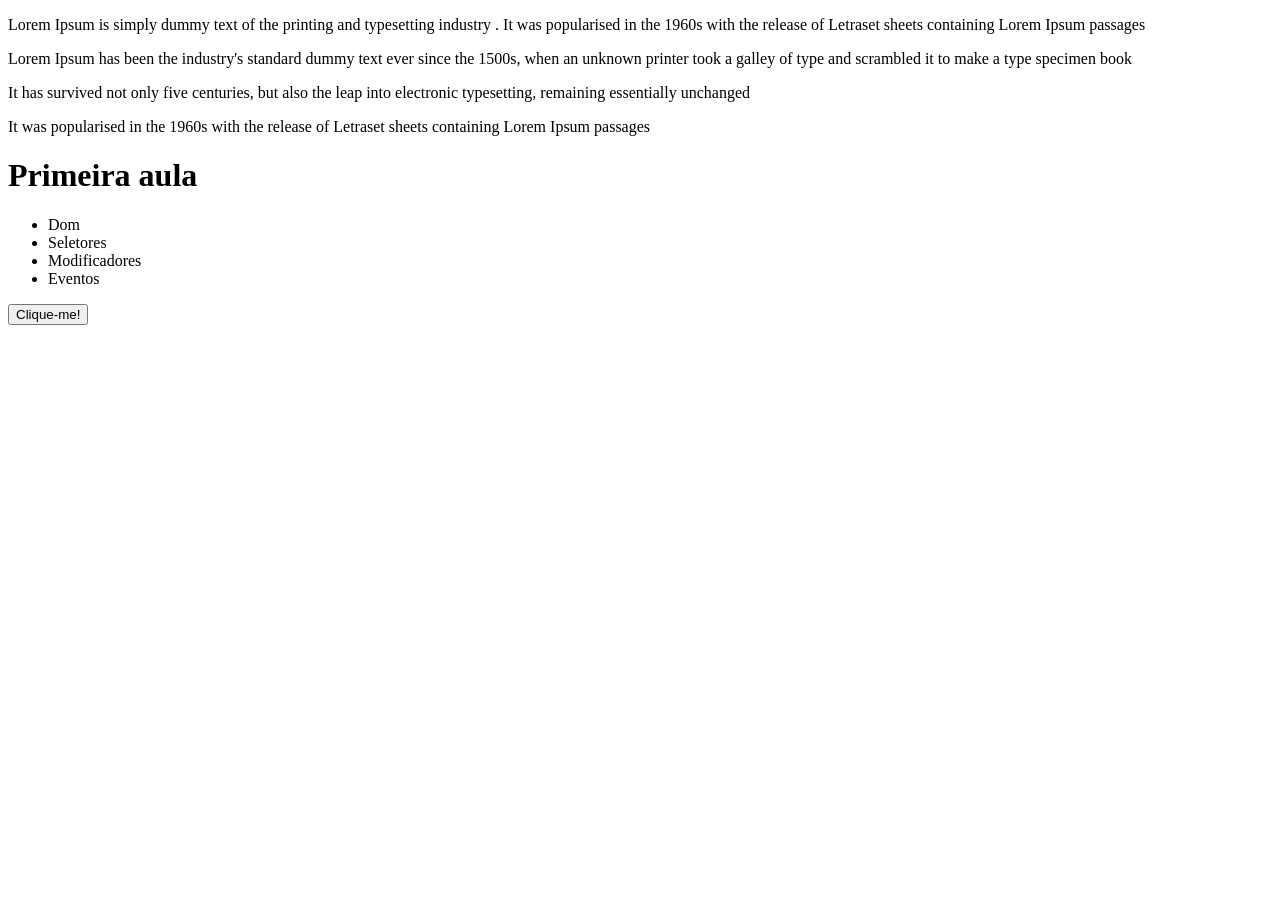
<file: aula 1/index.html>
<!doctype html>
<html lang="en">
  <head>
    <meta charset="UTF-8" />
    <meta name="viewport" content="width=device-width, initial-scale=1.0" />

    <title>Exemplo</title>
  </head>
  <body>
    <div>
      <p id="lorem" class="lorem">
        Lorem Ipsum is simply dummy text of the printing and typesetting
        industry . It was popularised in the 1960s with the release of Letraset
        sheets containing Lorem Ipsum passages
      </p>
      <p class="lorem">
        Lorem Ipsum has been the industry's standard dummy text ever since the
        1500s, when an unknown printer took a galley of type and scrambled it to
        make a type specimen book
      </p>
      <p class="lorem">
        It has survived not only five centuries, but also the leap into
        electronic typesetting, remaining essentially unchanged
      </p>
      <p>
        It was popularised in the 1960s with the release of Letraset sheets
        containing Lorem Ipsum passages
      </p>
    </div>

    <div>
      <h1>Primeira aula</h1>
    </div>

    <div>
      <ul>
        <li>Dom</li>
        <li>Seletores</li>
        <li>Modificadores</li>
        <li>Eventos</li>
      </ul>
    </div>

    <div>
      <button>Clique-me!</button>
    </div>

    <script src="index.js"></script>
  </body>
</html>
</file>
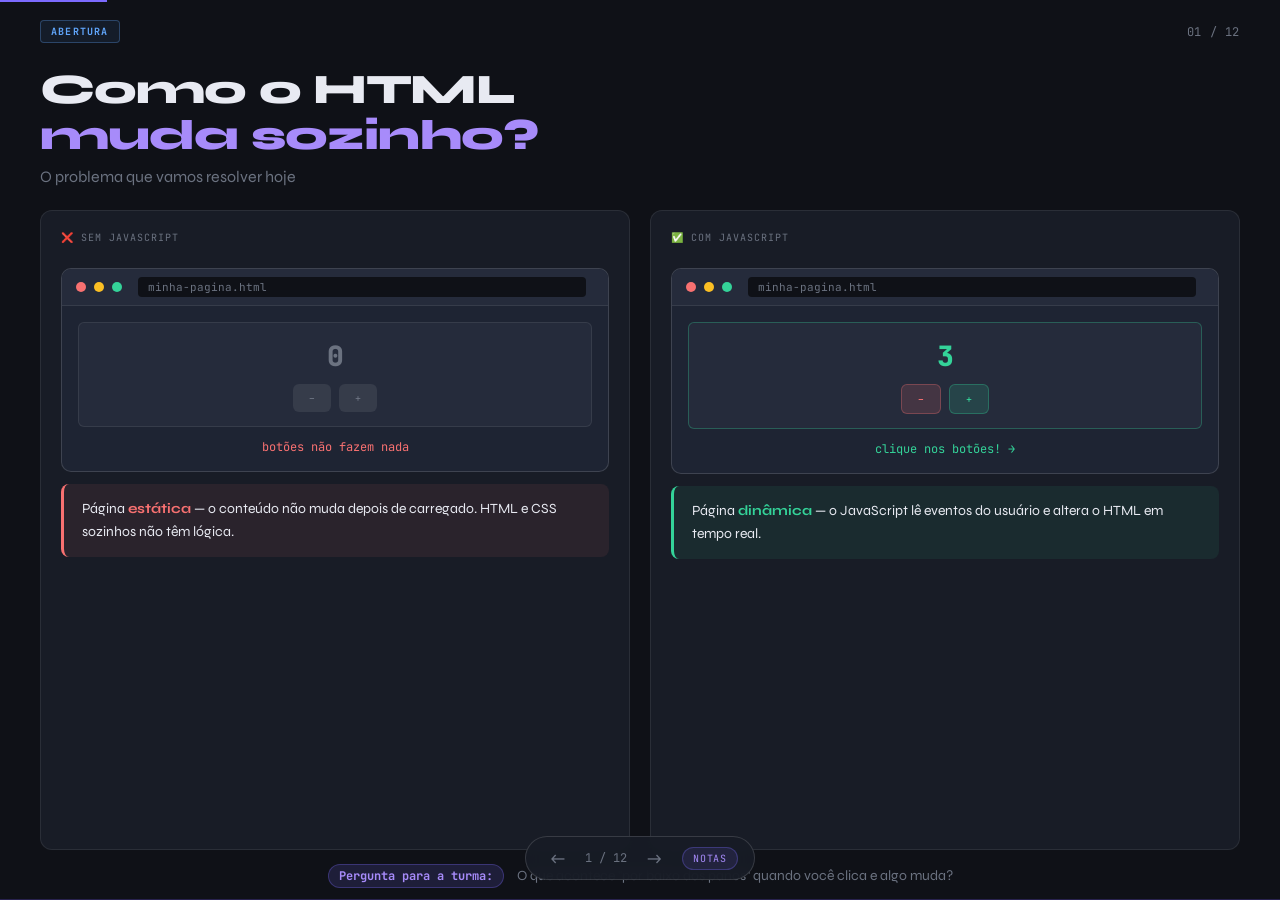
<file: aula 1/aula-js-dom.html>
<!DOCTYPE html>
<html lang="pt-BR">
<head>
<meta charset="UTF-8">
<meta name="viewport" content="width=device-width, initial-scale=1.0">
<title>JavaScript & DOM — Alterando o HTML com JS</title>
<link rel="preconnect" href="https://fonts.googleapis.com">
<link href="https://fonts.googleapis.com/css2?family=JetBrains+Mono:wght@400;700&family=Syne:wght@400;600;700;800&display=swap" rel="stylesheet">
<style>
:root {
  --bg: #0f1117;
  --surface: #181c26;
  --surface2: #1e2433;
  --border: rgba(255,255,255,0.08);
  --border2: rgba(255,255,255,0.14);
  --text: #e8eaf2;
  --muted: #6b7280;
  --accent: #7c6bff;
  --accent2: #a78bfa;
  --green: #34d399;
  --green2: #6ee7b7;
  --amber: #fbbf24;
  --red: #f87171;
  --blue: #60a5fa;
  --pink: #f472b6;
  --cyan: #22d3ee;
  --mono: 'JetBrains Mono', monospace;
  --sans: 'Syne', sans-serif;
}
* { box-sizing: border-box; margin: 0; padding: 0; }
html, body { width: 100%; height: 100%; overflow: hidden; background: var(--bg); }
body { font-family: var(--sans); color: var(--text); }

/* ── DECK WRAPPER ── */
.deck { width: 100vw; height: 100vh; position: relative; }

/* ── SLIDES ── */
.slide { position: absolute; inset: 0; display: none; flex-direction: column; padding: 0; opacity: 0; transition: opacity 0.3s; }
.slide.active { display: flex; opacity: 1; }

/* ── SLIDE HEADER ── */
.slide-header {
  display: flex; align-items: center; gap: 12px;
  padding: 20px 40px 0;
  flex-shrink: 0;
}
.slide-tag {
  font-family: var(--mono); font-size: 10px; letter-spacing: 0.12em;
  text-transform: uppercase; padding: 4px 10px; border-radius: 4px;
  border: 1px solid; font-weight: 700;
}
.tag-open { color: var(--blue); border-color: rgba(96,165,250,0.3); background: rgba(96,165,250,0.08); }
.tag-concept { color: var(--accent2); border-color: rgba(167,139,250,0.3); background: rgba(167,139,250,0.08); }
.tag-demo { color: var(--green); border-color: rgba(52,211,153,0.3); background: rgba(52,211,153,0.08); }
.tag-practice { color: var(--amber); border-color: rgba(251,191,36,0.3); background: rgba(251,191,36,0.08); }
.tag-close { color: var(--pink); border-color: rgba(244,114,182,0.3); background: rgba(244,114,182,0.08); }
.slide-num-badge {
  margin-left: auto; font-family: var(--mono); font-size: 12px;
  color: var(--muted); letter-spacing: 0.05em;
}

/* ── SLIDE BODY ── */
.slide-body {
  flex: 1; display: flex; flex-direction: column;
  padding: 24px 40px 12px; min-height: 0;
}
.slide-title {
  font-size: clamp(26px, 4vw, 42px); font-weight: 800;
  line-height: 1.1; letter-spacing: -0.02em; margin-bottom: 8px;
}
.slide-subtitle {
  font-size: 16px; color: var(--muted); margin-bottom: 24px; font-weight: 400;
}

/* ── COLUMNS ── */
.cols { display: grid; gap: 20px; flex: 1; min-height: 0; }
.cols-2 { grid-template-columns: 1fr 1fr; }
.cols-3 { grid-template-columns: 1fr 1fr 1fr; }
.cols-1-2 { grid-template-columns: 1fr 1.6fr; }
.cols-2-1 { grid-template-columns: 1.6fr 1fr; }

/* ── CARD ── */
.card {
  background: var(--surface); border: 1px solid var(--border);
  border-radius: 12px; padding: 20px; overflow: hidden;
}
.card-title {
  font-family: var(--mono); font-size: 10px; text-transform: uppercase;
  letter-spacing: 0.1em; color: var(--muted); margin-bottom: 12px;
}

/* ── CODE BLOCK ── */
.code {
  font-family: var(--mono); font-size: 13px; line-height: 1.7;
  background: #0a0c12; border: 1px solid var(--border);
  border-radius: 8px; padding: 16px 20px; overflow: auto;
  color: #c9d1d9;
}
.code-sm { font-size: 12px; padding: 12px 16px; }
.c-kw { color: #ff7b72; }
.c-fn { color: #d2a8ff; }
.c-str { color: #a5d6ff; }
.c-cm { color: #8b949e; font-style: italic; }
.c-num { color: #79c0ff; }
.c-tag { color: #7ee787; }
.c-attr { color: #d2a8ff; }
.c-val { color: #a5d6ff; }

/* ── HIGHLIGHT BOX ── */
.hl {
  border-radius: 8px; padding: 14px 18px;
  border-left: 3px solid;
}
.hl-purple { background: rgba(124,107,255,0.1); border-color: var(--accent); }
.hl-green { background: rgba(52,211,153,0.08); border-color: var(--green); }
.hl-amber { background: rgba(251,191,36,0.08); border-color: var(--amber); }
.hl-red { background: rgba(248,113,113,0.08); border-color: var(--red); }
.hl-blue { background: rgba(96,165,250,0.08); border-color: var(--blue); }
.hl p { font-size: 14px; line-height: 1.6; }

/* ── PILL ── */
.pill {
  display: inline-block; font-family: var(--mono); font-size: 12px;
  padding: 3px 10px; border-radius: 20px; font-weight: 700;
}
.pill-purple { background: rgba(124,107,255,0.15); color: var(--accent2); border: 1px solid rgba(124,107,255,0.3); }
.pill-green { background: rgba(52,211,153,0.12); color: var(--green); border: 1px solid rgba(52,211,153,0.3); }
.pill-amber { background: rgba(251,191,36,0.12); color: var(--amber); border: 1px solid rgba(251,191,36,0.3); }
.pill-red { background: rgba(248,113,113,0.12); color: var(--red); border: 1px solid rgba(248,113,113,0.3); }
.pill-blue { background: rgba(96,165,250,0.12); color: var(--blue); border: 1px solid rgba(96,165,250,0.3); }

/* ── STEP LIST ── */
.steps { display: flex; flex-direction: column; gap: 10px; }
.step { display: flex; gap: 12px; align-items: flex-start; }
.step-num {
  width: 24px; height: 24px; border-radius: 50%;
  background: var(--accent); color: white; display: flex;
  align-items: center; justify-content: center;
  font-size: 11px; font-weight: 700; flex-shrink: 0; margin-top: 2px;
}
.step p { font-size: 14px; line-height: 1.5; color: var(--text); }
.step p b { color: var(--accent2); font-weight: 600; }

/* ── TABLE ── */
.tbl { width: 100%; border-collapse: collapse; font-size: 13px; }
.tbl th {
  font-family: var(--mono); font-size: 10px; text-transform: uppercase;
  letter-spacing: 0.08em; color: var(--muted); padding: 8px 12px;
  border-bottom: 1px solid var(--border2); text-align: left;
}
.tbl td { padding: 9px 12px; border-bottom: 1px solid var(--border); color: var(--text); vertical-align: top; }
.tbl tr:last-child td { border-bottom: none; }
.tbl tr:hover td { background: rgba(255,255,255,0.02); }

/* ── DIAGRAM ELEMENTS ── */
.box-diagram {
  border: 1px solid; border-radius: 10px; padding: 14px 18px;
  text-align: center; position: relative;
}
.box-label { font-family: var(--mono); font-size: 11px; font-weight: 700; letter-spacing: 0.06em; }
.box-sub { font-size: 12px; color: var(--muted); margin-top: 4px; }
.arrow-down { text-align: center; color: var(--muted); font-size: 18px; line-height: 1; margin: 4px 0; }

/* ── SPEAKER NOTES ── */
.notes-panel {
  position: fixed; bottom: 0; left: 0; right: 0;
  background: #1a0533; border-top: 2px solid var(--accent);
  padding: 16px 40px; transform: translateY(100%);
  transition: transform 0.3s; z-index: 100;
  max-height: 200px; overflow-y: auto;
}
.notes-panel.visible { transform: translateY(0); }
.notes-label {
  font-family: var(--mono); font-size: 10px; text-transform: uppercase;
  letter-spacing: 0.1em; color: var(--accent2); margin-bottom: 8px;
}
.notes-text { font-size: 14px; color: #d8b4fe; line-height: 1.6; }

/* ── NAV ── */
.nav {
  position: fixed; bottom: 20px; left: 50%; transform: translateX(-50%);
  display: flex; align-items: center; gap: 12px; z-index: 200;
  background: rgba(24,28,38,0.9); border: 1px solid var(--border2);
  border-radius: 40px; padding: 8px 16px; backdrop-filter: blur(8px);
}
.nav-btn {
  background: none; border: none; color: var(--muted); cursor: pointer;
  font-size: 18px; line-height: 1; padding: 4px 8px; border-radius: 6px;
  transition: color 0.15s, background 0.15s; font-family: var(--sans);
}
.nav-btn:hover { color: var(--text); background: rgba(255,255,255,0.06); }
.nav-counter { font-family: var(--mono); font-size: 12px; color: var(--muted); min-width: 40px; text-align: center; }
.nav-note-btn {
  font-family: var(--mono); font-size: 10px; text-transform: uppercase;
  letter-spacing: 0.08em; padding: 4px 10px; border-radius: 20px;
  background: rgba(124,107,255,0.12); border: 1px solid rgba(124,107,255,0.3);
  color: var(--accent2); cursor: pointer; transition: background 0.15s;
}
.nav-note-btn:hover { background: rgba(124,107,255,0.2); }

/* ── PROGRESS BAR ── */
.progress { position: fixed; top: 0; left: 0; height: 2px; background: var(--accent); transition: width 0.3s; z-index: 300; }

/* ── BROWSER MOCKUP ── */
.browser {
  border: 1px solid var(--border2); border-radius: 10px; overflow: hidden;
  background: var(--surface2);
}
.browser-bar {
  background: #252b3b; padding: 8px 14px; display: flex;
  align-items: center; gap: 8px; border-bottom: 1px solid var(--border);
}
.browser-dot { width: 10px; height: 10px; border-radius: 50%; }
.browser-url {
  flex: 1; background: var(--bg); border-radius: 4px; padding: 3px 10px;
  font-family: var(--mono); font-size: 11px; color: var(--muted); margin: 0 8px;
}
.browser-body { padding: 16px; }

/* ── CHECKLIST ── */
.checklist { display: flex; flex-direction: column; gap: 8px; }
.check-item { display: flex; gap: 10px; align-items: flex-start; }
.check-box {
  width: 18px; height: 18px; border: 2px solid var(--border2);
  border-radius: 4px; flex-shrink: 0; margin-top: 2px;
  display: flex; align-items: center; justify-content: center;
}
.check-item p { font-size: 14px; line-height: 1.5; }

/* ── SPECIAL ELEMENTS ── */
.big-q {
  font-size: clamp(22px, 3.5vw, 38px); font-weight: 800;
  line-height: 1.2; color: var(--text);
}
.accent-line { color: var(--accent2); }
.mono-label { font-family: var(--mono); font-size: 12px; color: var(--muted); margin-bottom: 6px; display: block; }
.divider { height: 1px; background: var(--border); margin: 12px 0; }
.gap-sm { gap: 8px; }
.mt-auto { margin-top: auto; }
.flex { display: flex; }
.flex-col { flex-direction: column; }
.items-center { align-items: center; }
.gap-10 { gap: 10px; }
.gap-16 { gap: 16px; }
.mb-8 { margin-bottom: 8px; }
.mb-12 { margin-bottom: 12px; }
.mb-16 { margin-bottom: 16px; }
.text-sm { font-size: 13px; }
.text-xs { font-size: 12px; color: var(--muted); }
.full-h { height: 100%; }
</style>
</head>
<body>
<div class="progress" id="progress"></div>
<div class="deck" id="deck">

<!-- ═══════════════════════════════════════════════
     SLIDE 1 — PROBLEMA GERADOR
     ═══════════════════════════════════════════════ -->
<div class="slide active" data-notes="Comece perguntando para a turma: 'Quando vocês clicam num botão e algo muda na tela sem recarregar a página — quem acham que faz isso acontecer?' Espere algumas respostas. Depois mostre o contraste entre as duas colunas. O objetivo é criar curiosidade, não explicar ainda.">
  <div class="slide-header">
    <span class="slide-tag tag-open">Abertura</span>
    <span class="slide-num-badge">01 / 12</span>
  </div>
  <div class="slide-body">
    <div class="slide-title">Como o HTML<br><span class="accent-line">muda sozinho?</span></div>
    <div class="slide-subtitle">O problema que vamos resolver hoje</div>

    <div class="cols cols-2" style="flex:1; min-height:0;">
      <!-- Coluna esquerda: HTML estático -->
      <div class="card" style="display:flex;flex-direction:column;gap:12px;">
        <div class="card-title">❌ sem javascript</div>
        <div class="browser">
          <div class="browser-bar">
            <div class="browser-dot" style="background:#f87171"></div>
            <div class="browser-dot" style="background:#fbbf24"></div>
            <div class="browser-dot" style="background:#34d399"></div>
            <div class="browser-url">minha-pagina.html</div>
          </div>
          <div class="browser-body">
            <div style="background:#252b3b;border-radius:6px;padding:14px;text-align:center;border:1px solid var(--border);">
              <div style="font-size:28px;font-weight:800;color:var(--muted);font-family:var(--mono);">0</div>
              <div style="display:flex;gap:8px;justify-content:center;margin-top:10px;">
                <div style="background:var(--border);border-radius:6px;padding:6px 16px;color:var(--muted);font-size:13px;cursor:not-allowed;">−</div>
                <div style="background:var(--border);border-radius:6px;padding:6px 16px;color:var(--muted);font-size:13px;cursor:not-allowed;">+</div>
              </div>
            </div>
            <p style="text-align:center;font-size:12px;color:var(--red);margin-top:12px;font-family:var(--mono);">botões não fazem nada</p>
          </div>
        </div>
        <div class="hl hl-red">
          <p>Página <b style="color:var(--red)">estática</b> — o conteúdo não muda depois de carregado. HTML e CSS sozinhos não têm lógica.</p>
        </div>
      </div>

      <!-- Coluna direita: com JS -->
      <div class="card" style="display:flex;flex-direction:column;gap:12px;">
        <div class="card-title">✅ com javascript</div>
        <div class="browser">
          <div class="browser-bar">
            <div class="browser-dot" style="background:#f87171"></div>
            <div class="browser-dot" style="background:#fbbf24"></div>
            <div class="browser-dot" style="background:#34d399"></div>
            <div class="browser-url">minha-pagina.html</div>
          </div>
          <div class="browser-body" id="demo-browser">
            <div style="background:#252b3b;border-radius:6px;padding:14px;text-align:center;border:1px solid rgba(52,211,153,0.3);">
              <div style="font-size:28px;font-weight:800;color:var(--green);font-family:var(--mono);" id="demo-counter">3</div>
              <div style="display:flex;gap:8px;justify-content:center;margin-top:10px;">
                <button onclick="demoCount(-1)" style="background:rgba(248,113,113,0.15);border:1px solid rgba(248,113,113,0.3);border-radius:6px;padding:6px 16px;color:var(--red);font-size:13px;cursor:pointer;font-family:var(--sans);">−</button>
                <button onclick="demoCount(1)" style="background:rgba(52,211,153,0.15);border:1px solid rgba(52,211,153,0.3);border-radius:6px;padding:6px 16px;color:var(--green);font-size:13px;cursor:pointer;font-family:var(--sans);">+</button>
              </div>
            </div>
            <p style="text-align:center;font-size:12px;color:var(--green);margin-top:12px;font-family:var(--mono);">clique nos botões! →</p>
          </div>
        </div>
        <div class="hl hl-green">
          <p>Página <b style="color:var(--green)">dinâmica</b> — o JavaScript lê eventos do usuário e altera o HTML em tempo real.</p>
        </div>
      </div>
    </div>

    <div style="margin-top:14px;text-align:center;">
      <span class="pill pill-purple">Pergunta para a turma:</span>
      <span style="font-size:14px;color:var(--muted);margin-left:10px;">O que acontece "por baixo dos panos" quando você clica e algo muda?</span>
    </div>
  </div>
</div>

<!-- ═══════════════════════════════════════════════
     SLIDE 2 — METODOLOGIA
     ═══════════════════════════════════════════════ -->
<div class="slide" data-notes="Mostre o fluxo do módulo. Explique que toda aula vai seguir esse ritmo. Os alunos devem saber que vão ver código ao vivo — incentive perguntas durante as demos. Mostre os dois projetos que vão construir hoje para criar expectativa.">
  <div class="slide-header">
    <span class="slide-tag tag-open">Abertura</span>
    <span class="slide-num-badge">02 / 12</span>
  </div>
  <div class="slide-body">
    <div class="slide-title">Como vamos <span class="accent-line">trabalhar</span></div>
    <div class="slide-subtitle">Metodologia do módulo</div>

    <div class="cols cols-2" style="flex:1;min-height:0;">
      <div style="display:flex;flex-direction:column;gap:14px;">
        <div class="card-title">fluxo de cada aula</div>
        <div class="steps">
          <div class="step"><div class="step-num" style="background:var(--blue);">1</div><p><b>Conceito</b> — explicação do tema com diagrama e exemplos</p></div>
          <div class="step"><div class="step-num" style="background:var(--accent);">2</div><p><b>Demo ao vivo</b> — código escrito na frente da turma, incluindo erros</p></div>
          <div class="step"><div class="step-num" style="background:var(--green);">3</div><p><b>Estudo de caso</b> — construção em conjunto de um projeto real</p></div>
          <div class="step"><div class="step-num" style="background:var(--amber);">4</div><p><b>Prática</b> — atividade de fixação com escopo fechado</p></div>
        </div>
        <div class="hl hl-purple" style="margin-top:auto;">
          <p>💬 Perguntas são bem-vindas <b style="color:var(--accent2)">durante as demos</b>. Não espere o final.</p>
        </div>
      </div>

      <div style="display:flex;flex-direction:column;gap:14px;">
        <div class="card-title">o que vamos construir hoje</div>
        <div class="card" style="flex:1;">
          <div style="display:flex;align-items:center;gap:10px;margin-bottom:12px;">
            <span class="pill pill-green">Projeto 1</span>
            <span style="font-family:var(--mono);font-size:13px;">Contador interativo</span>
          </div>
          <div style="background:#0a0c12;border-radius:8px;padding:12px;text-align:center;border:1px solid var(--border);">
            <div style="font-size:24px;font-weight:800;color:var(--green);font-family:var(--mono);">7</div>
            <div style="display:flex;gap:8px;justify-content:center;margin-top:8px;">
              <span style="background:rgba(248,113,113,0.15);border-radius:4px;padding:4px 12px;color:var(--red);font-size:12px;">−</span>
              <span style="background:rgba(52,211,153,0.15);border-radius:4px;padding:4px 12px;color:var(--green);font-size:12px;">+</span>
            </div>
          </div>
          <div style="height:1px;background:var(--border);margin:14px 0;"></div>
          <div style="display:flex;align-items:center;gap:10px;margin-bottom:12px;">
            <span class="pill pill-amber">Projeto 2</span>
            <span style="font-family:var(--mono);font-size:13px;">Formulário com validação</span>
          </div>
          <div style="background:#0a0c12;border-radius:8px;padding:12px;border:1px solid var(--border);">
            <div style="display:flex;flex-direction:column;gap:6px;">
              <div style="background:var(--surface2);border-radius:4px;padding:6px 10px;font-size:12px;color:var(--muted);">Nome: João Silva</div>
              <div style="background:rgba(248,113,113,0.1);border:1px solid rgba(248,113,113,0.3);border-radius:4px;padding:6px 10px;font-size:12px;color:var(--red);">E-mail inválido ✕</div>
              <div style="background:rgba(52,211,153,0.1);border:1px solid rgba(52,211,153,0.3);border-radius:4px;padding:6px 10px;font-size:12px;color:var(--green);">Idade: 25 ✓</div>
            </div>
          </div>
        </div>
      </div>
    </div>
  </div>
</div>

<!-- ═══════════════════════════════════════════════
     SLIDE 3 — window e document
     ═══════════════════════════════════════════════ -->
<div class="slide" data-notes="Use a analogia da janela e da folha. Abra o DevTools ao vivo: digite 'window' e depois 'document' no console. Mostre que document.title retorna o título da página. Depois mude: document.title = 'Mudei!' e mostre na aba do navegador mudando. Isso impressiona bastante.">
  <div class="slide-header">
    <span class="slide-tag tag-concept">Conceito</span>
    <span class="slide-num-badge">03 / 12</span>
  </div>
  <div class="slide-body">
    <div class="slide-title">window <span style="color:var(--muted);font-weight:400">&</span> document</div>
    <div class="slide-subtitle">O JavaScript enxerga o navegador e o HTML como objetos</div>

    <div class="cols cols-1-2" style="flex:1;min-height:0;">
      <!-- Diagrama -->
      <div style="display:flex;flex-direction:column;justify-content:center;gap:6px;">
        <div class="box-diagram" style="border-color:rgba(96,165,250,0.4);background:rgba(96,165,250,0.05);">
          <div class="box-label" style="color:var(--blue);">window</div>
          <div class="box-sub">O navegador inteiro — abas, URL, alertas, timers</div>
          <div style="margin:12px 6px 0;padding:12px;border:1px solid rgba(167,139,250,0.4);border-radius:8px;background:rgba(167,139,250,0.05);">
            <div class="box-label" style="color:var(--accent2);">document</div>
            <div class="box-sub">O HTML carregado na aba</div>
            <div style="margin:10px 6px 0;padding:10px;border:1px dashed rgba(52,211,153,0.4);border-radius:6px;background:rgba(52,211,153,0.04);">
              <div style="font-family:var(--mono);font-size:11px;color:var(--green);text-align:left;">
                &lt;<span style="color:var(--green)">html</span>&gt;<br>
                &nbsp;&nbsp;&lt;<span style="color:var(--green)">body</span>&gt;<br>
                &nbsp;&nbsp;&nbsp;&nbsp;&lt;<span style="color:var(--green)">h1</span>&gt; ... &lt;/<span style="color:var(--green)">h1</span>&gt;<br>
                &nbsp;&nbsp;&nbsp;&nbsp;&lt;<span style="color:var(--green)">p</span>&gt; ... &lt;/<span style="color:var(--green)">p</span>&gt;<br>
                &nbsp;&nbsp;&lt;/<span style="color:var(--green)">body</span>&gt;<br>
                &lt;/<span style="color:var(--green)">html</span>&gt;
              </div>
            </div>
          </div>
        </div>
        <div class="hl hl-purple" style="margin-top:8px;">
          <p><b style="color:var(--accent2)">window</b> é o objeto global. Você pode escrever só <code style="font-family:var(--mono);color:var(--accent2)">alert()</code> porque é <code style="font-family:var(--mono);color:var(--accent2)">window.alert()</code>.</p>
        </div>
      </div>

      <!-- Código e exemplos -->
      <div style="display:flex;flex-direction:column;gap:12px;">
        <div>
          <span class="mono-label">// No console do navegador</span>
          <div class="code">
<span class="c-cm">// window — o navegador</span>
<span class="c-fn">console</span>.<span class="c-fn">log</span>(window);<span class="c-cm">        // objeto gigante</span>
window.<span class="c-fn">alert</span>(<span class="c-str">"olá!"</span>);  <span class="c-cm">// popup</span>
window.location.href;      <span class="c-cm">// URL atual</span>

<span class="c-cm">// document — o HTML</span>
<span class="c-fn">console</span>.<span class="c-fn">log</span>(document);       <span class="c-cm">// árvore de elementos</span>
document.title;             <span class="c-cm">// "Minha Página"</span>
document.title = <span class="c-str">"Mudei!"</span>;  <span class="c-cm">// altera a aba!</span>
          </div>
        </div>
        <div>
          <span class="mono-label">// Comparação rápida</span>
          <table class="tbl">
            <thead><tr><th>objeto</th><th>representa</th><th>exemplos de uso</th></tr></thead>
            <tbody>
              <tr>
                <td><span class="pill pill-blue">window</span></td>
                <td>O navegador</td>
                <td style="color:var(--muted);font-family:var(--mono);font-size:11px;">alert, setTimeout, location</td>
              </tr>
              <tr>
                <td><span class="pill pill-purple">document</span></td>
                <td>O HTML da aba</td>
                <td style="color:var(--muted);font-family:var(--mono);font-size:11px;">getElementById, querySelector</td>
              </tr>
            </tbody>
          </table>
        </div>
        <div class="hl hl-amber">
          <p>🎯 <b style="color:var(--amber)">Foco do módulo:</b> vamos usar quase sempre o <code style="font-family:var(--mono)">document</code> — é lá que estão os elementos que queremos manipular.</p>
        </div>
      </div>
    </div>
  </div>
</div>

<!-- ═══════════════════════════════════════════════
     SLIDE 4 — getElementById
     ═══════════════════════════════════════════════ -->
<div class="slide" data-notes="Crie um arquivo HTML simples ao vivo com um parágrafo com id='mensagem'. Abra no navegador, abra o DevTools, e mostre: getElementById retorna o elemento. Depois mude o innerHTML. Erros comuns para mencionar: esquecer as aspas, digitar id com # (isso é CSS, não aqui).">
  <div class="slide-header">
    <span class="slide-tag tag-concept">Conceito</span>
    <span class="slide-num-badge">04 / 12</span>
  </div>
  <div class="slide-body">
    <div class="slide-title">getElementById</div>
    <div class="slide-subtitle">Selecionando um elemento único pelo atributo <code style="font-family:var(--mono);font-size:0.7em;color:var(--accent2)">id</code></div>

    <div class="cols cols-1-2" style="flex:1;min-height:0;">
      <!-- Como funciona visualmente -->
      <div style="display:flex;flex-direction:column;gap:12px;">
        <div class="card">
          <div class="card-title">HTML — identificando o elemento</div>
          <div class="code code-sm">&lt;<span class="c-tag">p</span> <span class="c-attr">id</span>=<span class="c-val">"mensagem"</span>&gt;
  Texto original
&lt;/<span class="c-tag">p</span>&gt;

&lt;<span class="c-tag">button</span> <span class="c-attr">id</span>=<span class="c-val">"meu-btn"</span>&gt;
  Clique aqui
&lt;/<span class="c-tag">button</span>&gt;</div>
        </div>
        <div style="text-align:center;color:var(--muted);font-size:20px;">↓</div>
        <div class="card">
          <div class="card-title">JavaScript — selecionando</div>
          <div class="code code-sm"><span class="c-kw">const</span> el = document.<span class="c-fn">getElementById</span>(<span class="c-str">"mensagem"</span>);

<span class="c-fn">console</span>.<span class="c-fn">log</span>(el);        <span class="c-cm">// &lt;p id="mensagem"&gt;</span>
el.innerHTML = <span class="c-str">"Fui alterado!"</span>;</div>
        </div>
        <div class="hl hl-red">
          <p>⚠️ ID não usa <code style="font-family:var(--mono);color:var(--red)">#</code> aqui! O <code style="font-family:var(--mono);color:var(--red)">#</code> é do CSS. Em JS só passa a string: <code style="font-family:var(--mono);color:var(--red)">"mensagem"</code></p>
        </div>
      </div>

      <!-- Detalhes -->
      <div style="display:flex;flex-direction:column;gap:14px;">
        <div>
          <span class="mono-label">// O que é retornado</span>
          <table class="tbl">
            <thead><tr><th>situação</th><th>retorno</th></tr></thead>
            <tbody>
              <tr>
                <td>ID existe na página</td>
                <td><span class="pill pill-green">Elemento HTML</span></td>
              </tr>
              <tr>
                <td>ID não existe</td>
                <td><span class="pill pill-red">null</span></td>
              </tr>
              <tr>
                <td>Dois elementos com mesmo ID</td>
                <td style="color:var(--amber)">Retorna o primeiro ⚠️</td>
              </tr>
            </tbody>
          </table>
        </div>
        <div>
          <span class="mono-label">// Verificando se existe antes de usar</span>
          <div class="code code-sm"><span class="c-kw">const</span> el = document.<span class="c-fn">getElementById</span>(<span class="c-str">"mensagem"</span>);

<span class="c-kw">if</span> (el !== <span class="c-kw">null</span>) {
  el.innerHTML = <span class="c-str">"Existe e foi alterado!"</span>;
} <span class="c-kw">else</span> {
  <span class="c-fn">console</span>.<span class="c-fn">log</span>(<span class="c-str">"Elemento não encontrado"</span>);
}</div>
        </div>
        <div class="hl hl-green">
          <p>✅ <b style="color:var(--green)">Regra de ouro:</b> IDs devem ser únicos em toda a página. Se você precisa selecionar vários elementos iguais, use <b style="color:var(--green)">classes</b>.</p>
        </div>
        <div class="hl hl-blue">
          <p>🔬 <b style="color:var(--blue)">Experimente no console:</b> document.getElementById("qualquer-id-da-pagina") e veja o que retorna.</p>
        </div>
      </div>
    </div>
  </div>
</div>

<!-- ═══════════════════════════════════════════════
     SLIDE 5 — getElementsByClassName
     ═══════════════════════════════════════════════ -->
<div class="slide" data-notes="O ponto crítico aqui é explicar HTMLCollection vs Array. Mostre ao vivo que .forEach() em HTMLCollection dá erro. Depois mostre as duas soluções: for clássico ou converter para array com Array.from(). Isso vai aparecer de novo quando chegar no querySelectorAll.">
  <div class="slide-header">
    <span class="slide-tag tag-concept">Conceito</span>
    <span class="slide-num-badge">05 / 12</span>
  </div>
  <div class="slide-body">
    <div class="slide-title">getElementsByClassName</div>
    <div class="slide-subtitle">Selecionando múltiplos elementos pela classe CSS</div>

    <div class="cols cols-1-2" style="flex:1;min-height:0;">
      <div style="display:flex;flex-direction:column;gap:12px;">
        <div class="card">
          <div class="card-title">HTML — vários com mesma classe</div>
          <div class="code code-sm">&lt;<span class="c-tag">ul</span>&gt;
  &lt;<span class="c-tag">li</span> <span class="c-attr">class</span>=<span class="c-val">"item"</span>&gt;Maçã&lt;/<span class="c-tag">li</span>&gt;
  &lt;<span class="c-tag">li</span> <span class="c-attr">class</span>=<span class="c-val">"item"</span>&gt;Banana&lt;/<span class="c-tag">li</span>&gt;
  &lt;<span class="c-tag">li</span> <span class="c-attr">class</span>=<span class="c-val">"item"</span>&gt;Laranja&lt;/<span class="c-tag">li</span>&gt;
&lt;/<span class="c-tag">ul</span>&gt;</div>
        </div>
        <div style="text-align:center;color:var(--muted);font-size:20px;">↓</div>
        <div class="card">
          <div class="card-title">JavaScript — iterando</div>
          <div class="code code-sm"><span class="c-kw">const</span> itens = document.<span class="c-fn">getElementsByClassName</span>(<span class="c-str">"item"</span>);

<span class="c-cm">// ✅ for clássico funciona</span>
<span class="c-kw">for</span> (<span class="c-kw">let</span> i = <span class="c-num">0</span>; i &lt; itens.length; i++) {
  itens[i].style.color = <span class="c-str">"orange"</span>;
}

<span class="c-cm">// ✅ converter para array</span>
Array.<span class="c-fn">from</span>(itens).<span class="c-fn">forEach</span>(el => {
  el.style.fontWeight = <span class="c-str">"bold"</span>;
});</div>
        </div>
      </div>

      <div style="display:flex;flex-direction:column;gap:14px;">
        <div class="card">
          <div class="card-title">⚠️ HTMLCollection não é um Array!</div>
          <div style="display:flex;flex-direction:column;gap:8px;">
            <div class="hl hl-red">
              <div class="code code-sm" style="background:transparent;border:none;padding:0;"><span class="c-cm">// ❌ ERRO — forEach não existe</span>
itens.<span class="c-fn" style="text-decoration:underline wavy red">forEach</span>(el => el.style.color = <span class="c-str">"red"</span>);
<span class="c-cm">// TypeError: itens.forEach is not a function</span></div>
            </div>
            <div class="hl hl-green">
              <div class="code code-sm" style="background:transparent;border:none;padding:0;"><span class="c-cm">// ✅ CORRETO — Array.from()</span>
Array.<span class="c-fn">from</span>(itens).<span class="c-fn">forEach</span>(el => {
  el.style.color = <span class="c-str">"green"</span>;
});</div>
            </div>
          </div>
        </div>
        <div>
          <span class="mono-label">// HTMLCollection vs Array</span>
          <table class="tbl">
            <thead><tr><th></th><th>HTMLCollection</th><th>Array</th></tr></thead>
            <tbody>
              <tr><td style="color:var(--muted)">length</td><td style="color:var(--green)">✓</td><td style="color:var(--green)">✓</td></tr>
              <tr><td style="color:var(--muted)">for loop</td><td style="color:var(--green)">✓</td><td style="color:var(--green)">✓</td></tr>
              <tr><td style="color:var(--muted)">forEach</td><td style="color:var(--red)">✗</td><td style="color:var(--green)">✓</td></tr>
              <tr><td style="color:var(--muted)">map/filter</td><td style="color:var(--red)">✗</td><td style="color:var(--green)">✓</td></tr>
              <tr><td style="color:var(--muted)">atualiza ao vivo</td><td style="color:var(--green)">✓</td><td style="color:var(--red)">✗</td></tr>
            </tbody>
          </table>
        </div>
        <div class="hl hl-amber">
          <p>💡 No próximo slide veremos o <code style="font-family:var(--mono)">querySelectorAll</code> que retorna um <b style="color:var(--amber)">NodeList</b> — com forEach incluso!</p>
        </div>
      </div>
    </div>
  </div>
</div>

<!-- ═══════════════════════════════════════════════
     SLIDE 6 — querySelector e querySelectorAll
     ═══════════════════════════════════════════════ -->
<div class="slide" data-notes="Este slide é o mais importante do bloco de conceitos. Mostre que querySelector usa a mesma sintaxe do CSS — os alunos já sabem isso! É um atalho mental poderoso. Destaque que querySelectorAll retorna NodeList (com forEach). Faça exemplos ao vivo com seletores compostos como 'input[type=email]'.">
  <div class="slide-header">
    <span class="slide-tag tag-concept">Conceito</span>
    <span class="slide-num-badge">06 / 12</span>
  </div>
  <div class="slide-body">
    <div class="slide-title">querySelector <span style="color:var(--muted);font-weight:400">&</span> querySelectorAll</div>
    <div class="slide-subtitle">Seletores CSS funcionando dentro do JavaScript</div>

    <div class="cols cols-2" style="flex:1;min-height:0;">
      <div style="display:flex;flex-direction:column;gap:12px;">
        <div class="card">
          <div class="card-title">querySelector — retorna o primeiro</div>
          <div class="code code-sm"><span class="c-cm">// Por ID (como #id no CSS)</span>
document.<span class="c-fn">querySelector</span>(<span class="c-str">"#titulo"</span>);

<span class="c-cm">// Por classe (.classe no CSS)</span>
document.<span class="c-fn">querySelector</span>(<span class="c-str">".destaque"</span>);

<span class="c-cm">// Por atributo</span>
document.<span class="c-fn">querySelector</span>(<span class="c-str">"input[type='email']"</span>);

<span class="c-cm">// Seletor composto</span>
document.<span class="c-fn">querySelector</span>(<span class="c-str">"form .erro"</span>);</div>
        </div>
        <div class="card">
          <div class="card-title">querySelectorAll — retorna todos (NodeList)</div>
          <div class="code code-sm"><span class="c-cm">// Todos os li com classe "ativo"</span>
<span class="c-kw">const</span> ativos = document.<span class="c-fn">querySelectorAll</span>(<span class="c-str">"li.ativo"</span>);

<span class="c-cm">// ✅ NodeList tem forEach!</span>
ativos.<span class="c-fn">forEach</span>(el => {
  el.style.fontWeight = <span class="c-str">"bold"</span>;
});</div>
        </div>
      </div>

      <div style="display:flex;flex-direction:column;gap:12px;">
        <div>
          <span class="mono-label">// Comparação completa dos seletores</span>
          <table class="tbl">
            <thead><tr><th>método</th><th>retorna</th><th>forEach?</th></tr></thead>
            <tbody>
              <tr>
                <td style="font-family:var(--mono);font-size:11px;color:var(--accent2)">getElementById</td>
                <td>1 elemento ou null</td>
                <td style="color:var(--muted)">n/a</td>
              </tr>
              <tr>
                <td style="font-family:var(--mono);font-size:11px;color:var(--blue)">getElementsByClassName</td>
                <td>HTMLCollection</td>
                <td style="color:var(--red)">✗</td>
              </tr>
              <tr>
                <td style="font-family:var(--mono);font-size:11px;color:var(--accent2)">querySelector</td>
                <td>1 elemento ou null</td>
                <td style="color:var(--muted)">n/a</td>
              </tr>
              <tr>
                <td style="font-family:var(--mono);font-size:11px;color:var(--green)">querySelectorAll</td>
                <td>NodeList</td>
                <td style="color:var(--green)">✓</td>
              </tr>
            </tbody>
          </table>
        </div>
        <div class="hl hl-purple">
          <p>🧠 <b style="color:var(--accent2)">Dica de memorização:</b> querySelector usa a mesma sintaxe do CSS que vocês já conhecem. <code style="font-family:var(--mono)">#id</code>, <code style="font-family:var(--mono)">.classe</code>, <code style="font-family:var(--mono)">tag</code> — tudo igual!</p>
        </div>
        <div class="hl hl-green">
          <p>✅ <b style="color:var(--green)">Recomendação prática:</b> use sempre <code style="font-family:var(--mono)">querySelector</code> e <code style="font-family:var(--mono)">querySelectorAll</code> no dia a dia. São os mais flexíveis.</p>
        </div>
      </div>
    </div>
  </div>
</div>

<!-- ═══════════════════════════════════════════════
     SLIDE 7 — innerHTML, textContent, value
     ═══════════════════════════════════════════════ -->
<div class="slide" data-notes="Demonstre ao vivo a diferença entre innerHTML e textContent: coloque uma tag <strong> dentro de innerHTML e veja renderizar. Depois use textContent e mostre que aparece o texto '<strong>' literalmente. Para value, peça para a turma digitar algo num input e mostrar o .value no console em tempo real.">
  <div class="slide-header">
    <span class="slide-tag tag-concept">Conceito</span>
    <span class="slide-num-badge">07 / 12</span>
  </div>
  <div class="slide-body">
    <div class="slide-title">Lendo e <span class="accent-line">modificando</span> conteúdo</div>
    <div class="slide-subtitle">innerHTML, textContent e value</div>

    <div class="cols cols-3" style="flex:1;min-height:0;">
      <!-- innerHTML -->
      <div class="card" style="display:flex;flex-direction:column;gap:10px;">
        <div style="display:flex;align-items:center;gap:8px;margin-bottom:4px;">
          <span class="pill pill-purple">innerHTML</span>
        </div>
        <p style="font-size:13px;color:var(--muted);">Lê e escreve o <b style="color:var(--text)">HTML interno</b> de um elemento. Aceita tags HTML.</p>
        <div class="code code-sm"><span class="c-kw">const</span> el = document
  .<span class="c-fn">getElementById</span>(<span class="c-str">"caixa"</span>);

<span class="c-cm">// ler</span>
<span class="c-fn">console</span>.<span class="c-fn">log</span>(el.innerHTML);

<span class="c-cm">// escrever com HTML</span>
el.innerHTML =
  <span class="c-str">"&lt;strong&gt;Negrito!&lt;/strong&gt;"</span>;</div>
        <div class="hl hl-red" style="margin-top:auto;">
          <p style="font-size:12px;">⚠️ Nunca insira dados do usuário com innerHTML — risco de <b style="color:var(--red)">XSS</b>.</p>
        </div>
      </div>

      <!-- textContent -->
      <div class="card" style="display:flex;flex-direction:column;gap:10px;">
        <div style="display:flex;align-items:center;gap:8px;margin-bottom:4px;">
          <span class="pill pill-green">textContent</span>
        </div>
        <p style="font-size:13px;color:var(--muted);">Lê e escreve apenas o <b style="color:var(--text)">texto puro</b>. Ignora tags HTML. Mais seguro.</p>
        <div class="code code-sm"><span class="c-kw">const</span> el = document
  .<span class="c-fn">getElementById</span>(<span class="c-str">"caixa"</span>);

<span class="c-cm">// ler (só texto)</span>
<span class="c-fn">console</span>.<span class="c-fn">log</span>(el.textContent);

<span class="c-cm">// escrever (tag vira texto)</span>
el.textContent =
  <span class="c-str">"&lt;strong&gt;isso vira texto"</span>;</div>
        <div class="hl hl-green" style="margin-top:auto;">
          <p style="font-size:12px;">✅ Use para exibir <b style="color:var(--green)">mensagens de erro</b> e conteúdo dinâmico.</p>
        </div>
      </div>

      <!-- value -->
      <div class="card" style="display:flex;flex-direction:column;gap:10px;">
        <div style="display:flex;align-items:center;gap:8px;margin-bottom:4px;">
          <span class="pill pill-amber">value</span>
        </div>
        <p style="font-size:13px;color:var(--muted);">Lê o que o usuário <b style="color:var(--text)">digitou</b> em um input, select ou textarea.</p>
        <div class="code code-sm"><span class="c-kw">const</span> input = document
  .<span class="c-fn">querySelector</span>(<span class="c-str">"#nome"</span>);

<span class="c-cm">// pegar o que foi digitado</span>
<span class="c-kw">const</span> texto = input.value;
<span class="c-fn">console</span>.<span class="c-fn">log</span>(texto);

<span class="c-cm">// limpar o campo</span>
input.value = <span class="c-str">""</span>;</div>
        <div class="hl hl-amber" style="margin-top:auto;">
          <p style="font-size:12px;">🎯 É aqui que você busca os dados do formulário para validar.</p>
        </div>
      </div>
    </div>

    <div style="margin-top:12px;display:flex;gap:10px;align-items:center;">
      <span class="pill pill-blue">Quando usar cada um?</span>
      <span style="font-size:13px;color:var(--muted);">Exibir HTML dinâmico → <code style="font-family:var(--mono);color:var(--accent2)">innerHTML</code> &nbsp;|&nbsp; Texto seguro → <code style="font-family:var(--mono);color:var(--green)">textContent</code> &nbsp;|&nbsp; Ler formulário → <code style="font-family:var(--mono);color:var(--amber)">value</code></span>
    </div>
  </div>
</div>

<!-- ═══════════════════════════════════════════════
     SLIDE 8 — Evento onclick / addEventListener
     ═══════════════════════════════════════════════ -->
<div class="slide" data-notes="Mostre as três formas. Comece com o onclick no HTML para ser familiar, depois vá evoluindo. A conclusão é sempre: use addEventListener. Pergunte 'por que vocês acham que separar JS do HTML é melhor?' Deixe a turma raciocinar sobre manutenção e legibilidade.">
  <div class="slide-header">
    <span class="slide-tag tag-concept">Conceito</span>
    <span class="slide-num-badge">08 / 12</span>
  </div>
  <div class="slide-body">
    <div class="slide-title">Eventos <span class="accent-line">onclick</span></div>
    <div class="slide-subtitle">Três formas de reagir ao clique do usuário</div>

    <div class="cols cols-3" style="flex:1;min-height:0;">
      <!-- Forma 1 -->
      <div class="card" style="display:flex;flex-direction:column;gap:10px;">
        <div style="display:flex;align-items:center;justify-content:space-between;">
          <span style="font-family:var(--mono);font-size:11px;color:var(--muted);text-transform:uppercase;letter-spacing:0.08em;">Forma 1</span>
          <span class="pill pill-red">não recomendado</span>
        </div>
        <p style="font-size:13px;font-weight:600;">onclick inline no HTML</p>
        <div class="code code-sm"><span class="c-cm">&lt;!-- HTML --&gt;</span>
&lt;<span class="c-tag">button</span> <span class="c-attr">onclick</span>=
  <span class="c-val">"minhaFuncao()"</span>&gt;
  Clique
&lt;/<span class="c-tag">button</span>&gt;

<span class="c-cm">// JS</span>
<span class="c-kw">function</span> <span class="c-fn">minhaFuncao</span>() {
  <span class="c-fn">alert</span>(<span class="c-str">"clicou!"</span>);
}</div>
        <div class="hl hl-red" style="margin-top:auto;">
          <p style="font-size:12px;">Mistura HTML com comportamento. Difícil de manter e testar.</p>
        </div>
      </div>

      <!-- Forma 2 -->
      <div class="card" style="display:flex;flex-direction:column;gap:10px;">
        <div style="display:flex;align-items:center;justify-content:space-between;">
          <span style="font-family:var(--mono);font-size:11px;color:var(--muted);text-transform:uppercase;letter-spacing:0.08em;">Forma 2</span>
          <span class="pill pill-amber">aceitável</span>
        </div>
        <p style="font-size:13px;font-weight:600;">Propriedade onclick no JS</p>
        <div class="code code-sm"><span class="c-cm">&lt;!-- HTML (sem evento) --&gt;</span>
&lt;<span class="c-tag">button</span> <span class="c-attr">id</span>=<span class="c-val">"btn"</span>&gt;
  Clique
&lt;/<span class="c-tag">button</span>&gt;

<span class="c-cm">// JS</span>
<span class="c-kw">const</span> btn = document
  .<span class="c-fn">getElementById</span>(<span class="c-str">"btn"</span>);

btn.onclick = () => {
  <span class="c-fn">alert</span>(<span class="c-str">"clicou!"</span>);
};</div>
        <div class="hl hl-amber" style="margin-top:auto;">
          <p style="font-size:12px;">Melhor que o inline, mas só permite <b style="color:var(--amber)">um</b> handler por evento.</p>
        </div>
      </div>

      <!-- Forma 3 -->
      <div class="card" style="display:flex;flex-direction:column;gap:10px;border-color:rgba(52,211,153,0.3);">
        <div style="display:flex;align-items:center;justify-content:space-between;">
          <span style="font-family:var(--mono);font-size:11px;color:var(--muted);text-transform:uppercase;letter-spacing:0.08em;">Forma 3</span>
          <span class="pill pill-green">recomendado ✓</span>
        </div>
        <p style="font-size:13px;font-weight:600;">addEventListener</p>
        <div class="code code-sm"><span class="c-cm">&lt;!-- HTML --&gt;</span>
&lt;<span class="c-tag">button</span> <span class="c-attr">id</span>=<span class="c-val">"btn"</span>&gt;Clique&lt;/<span class="c-tag">button</span>&gt;

<span class="c-cm">// JS</span>
<span class="c-kw">const</span> btn = document
  .<span class="c-fn">getElementById</span>(<span class="c-str">"btn"</span>);

btn.<span class="c-fn">addEventListener</span>(<span class="c-str">"click"</span>, () => {
  <span class="c-fn">console</span>.<span class="c-fn">log</span>(<span class="c-str">"evento disparado"</span>);
});</div>
        <div class="hl hl-green" style="margin-top:auto;">
          <p style="font-size:12px;">Permite múltiplos listeners. HTML e JS separados. Pode remover depois.</p>
        </div>
      </div>
    </div>

    <div style="margin-top:12px;display:flex;gap:10px;align-items:center;">
      <span class="pill pill-blue">Outros eventos úteis:</span>
      <span style="font-size:13px;color:var(--muted);font-family:var(--mono)">
        <span style="color:var(--accent2)">"click"</span> &nbsp;
        <span style="color:var(--accent2)">"input"</span> &nbsp;
        <span style="color:var(--accent2)">"change"</span> &nbsp;
        <span style="color:var(--accent2)">"submit"</span> &nbsp;
        <span style="color:var(--accent2)">"keydown"</span> &nbsp;
        <span style="color:var(--accent2)">"mouseover"</span>
      </span>
    </div>
  </div>
</div>

<!-- ═══════════════════════════════════════════════
     SLIDE 9 — DEMO 1: CONTADOR
     ═══════════════════════════════════════════════ -->
<div class="slide" data-notes="LIVE CODING. Comece com o HTML na tela. Pergunte à turma: 'o que precisamos no JS antes de escrever?' Espere respostas. Escreva passo a passo. Erre de propósito uma vez — esqueça o .textContent = e mostre que o display não muda. Depois adicione o limite (não ir abaixo de 0) pedindo para a turma sugerir a solução.">
  <div class="slide-header">
    <span class="slide-tag tag-demo">Estudo de caso</span>
    <span class="slide-num-badge">09 / 12</span>
  </div>
  <div class="slide-body">
    <div class="slide-title">Demo 1 — <span class="accent-line">Contador</span></div>
    <div class="slide-subtitle">Codar ao vivo: botões + e − que alteram um número na tela</div>

    <div class="cols cols-1-2" style="flex:1;min-height:0;">
      <!-- Passo a passo -->
      <div style="display:flex;flex-direction:column;gap:10px;">
        <div class="card-title">roteiro de implementação</div>
        <div class="steps">
          <div class="step">
            <div class="step-num">1</div>
            <p>Criar o <b>HTML</b>: dois botões (<code style="font-family:var(--mono);color:var(--accent2)">#mais</code> e <code style="font-family:var(--mono);color:var(--accent2)">#menos</code>) e um span (<code style="font-family:var(--mono);color:var(--accent2)">#valor</code>)</p>
          </div>
          <div class="step">
            <div class="step-num">2</div>
            <p>Criar a <b>variável de estado</b>: <code style="font-family:var(--mono);color:var(--accent2)">let contador = 0</code></p>
          </div>
          <div class="step">
            <div class="step-num">3</div>
            <p>Selecionar os elementos com <b>getElementById</b></p>
          </div>
          <div class="step">
            <div class="step-num">4</div>
            <p>Adicionar <b>addEventListener("click")</b> no botão +, incrementar e atualizar o display</p>
          </div>
          <div class="step">
            <div class="step-num">5</div>
            <p>Repetir para o botão −. <b>Desafio da turma:</b> como não deixar ir abaixo de zero?</p>
          </div>
        </div>
        <div class="hl hl-amber" style="margin-top:auto;">
          <p>🎯 <b style="color:var(--amber)">Ponto de aprendizado:</b> a variável <code style="font-family:var(--mono)">contador</code> é o "estado". O DOM é só o reflexo do estado.</p>
        </div>
      </div>

      <!-- Código completo -->
      <div style="display:flex;flex-direction:column;gap:10px;">
        <span class="mono-label">// Código final — construir ao vivo</span>
        <div class="code" style="flex:1;overflow:auto;">
<span class="c-cm">&lt;!-- HTML --&gt;</span>
&lt;<span class="c-tag">div</span>&gt;
  &lt;<span class="c-tag">button</span> <span class="c-attr">id</span>=<span class="c-val">"menos"</span>&gt;−&lt;/<span class="c-tag">button</span>&gt;
  &lt;<span class="c-tag">span</span> <span class="c-attr">id</span>=<span class="c-val">"valor"</span>&gt;0&lt;/<span class="c-tag">span</span>&gt;
  &lt;<span class="c-tag">button</span> <span class="c-attr">id</span>=<span class="c-val">"mais"</span>&gt;+&lt;/<span class="c-tag">button</span>&gt;
&lt;/<span class="c-tag">div</span>&gt;

<span class="c-cm">// JavaScript</span>
<span class="c-kw">let</span> contador = <span class="c-num">0</span>;

<span class="c-kw">const</span> display = document.<span class="c-fn">getElementById</span>(<span class="c-str">"valor"</span>);
<span class="c-kw">const</span> btnMais = document.<span class="c-fn">getElementById</span>(<span class="c-str">"mais"</span>);
<span class="c-kw">const</span> btnMenos = document.<span class="c-fn">getElementById</span>(<span class="c-str">"menos"</span>);

btnMais.<span class="c-fn">addEventListener</span>(<span class="c-str">"click"</span>, () => {
  contador++;
  display.textContent = contador;
});

btnMenos.<span class="c-fn">addEventListener</span>(<span class="c-str">"click"</span>, () => {
  <span class="c-kw">if</span> (contador > <span class="c-num">0</span>) {   <span class="c-cm">// ← desafio da turma</span>
    contador--;
    display.textContent = contador;
  }
});
        </div>
      </div>
    </div>
  </div>
</div>

<!-- ═══════════════════════════════════════════════
     SLIDE 10 — DEMO 2: FORMULÁRIO COM VALIDAÇÃO
     ═══════════════════════════════════════════════ -->
<div class="slide" data-notes="Construa o HTML primeiro com os três campos. Destaque a diferença entre validação nativa do HTML5 (required, type=email) e validação manual via JS. O ponto chave: mostrar a mensagem de erro no DOM, não em alert(). Peça para a turma tentar enviar o formulário vazio e veja o comportamento.">
  <div class="slide-header">
    <span class="slide-tag tag-demo">Estudo de caso</span>
    <span class="slide-num-badge">10 / 12</span>
  </div>
  <div class="slide-body">
    <div class="slide-title">Demo 2 — <span class="accent-line">Formulário</span></div>
    <div class="slide-subtitle">Lendo inputs e exibindo mensagens de erro no clique do submit</div>

    <div class="cols cols-1-2" style="flex:1;min-height:0;">
      <div style="display:flex;flex-direction:column;gap:10px;">
        <div class="card-title">campos a implementar</div>
        <table class="tbl">
          <thead><tr><th>campo</th><th>tipo</th><th>validação</th></tr></thead>
          <tbody>
            <tr>
              <td>Nome</td>
              <td><span class="pill pill-blue" style="font-size:10px">text</span></td>
              <td style="font-size:12px;color:var(--muted)">Não pode estar vazio</td>
            </tr>
            <tr>
              <td>E-mail</td>
              <td><span class="pill pill-blue" style="font-size:10px">email</span></td>
              <td style="font-size:12px;color:var(--muted)">Deve conter @</td>
            </tr>
            <tr>
              <td>Idade</td>
              <td><span class="pill pill-blue" style="font-size:10px">number</span></td>
              <td style="font-size:12px;color:var(--muted)">Maior que 0</td>
            </tr>
          </tbody>
        </table>
        <div class="hl hl-green">
          <p><b style="color:var(--green)">Padrão:</b> mensagem de erro aparece num <code style="font-family:var(--mono)">&lt;span&gt;</code> embaixo de cada campo — nunca em <code style="font-family:var(--mono)">alert()</code>.</p>
        </div>
        <div class="hl hl-amber">
          <p>🧠 <b style="color:var(--amber)">Estratégia:</b> criar uma função <code style="font-family:var(--mono)">mostrarErro(id, msg)</code> para reutilizar.</p>
        </div>
      </div>

      <div style="display:flex;flex-direction:column;gap:10px;">
        <span class="mono-label">// Lógica de validação</span>
        <div class="code" style="flex:1;overflow:auto;font-size:12px;">
<span class="c-cm">&lt;!-- HTML de cada campo --&gt;</span>
&lt;<span class="c-tag">input</span> <span class="c-attr">type</span>=<span class="c-val">"text"</span> <span class="c-attr">id</span>=<span class="c-val">"nome"</span>&gt;
&lt;<span class="c-tag">span</span> <span class="c-attr">id</span>=<span class="c-val">"erro-nome"</span>&gt;&lt;/<span class="c-tag">span</span>&gt;

&lt;<span class="c-tag">input</span> <span class="c-attr">type</span>=<span class="c-val">"email"</span> <span class="c-attr">id</span>=<span class="c-val">"email"</span>&gt;
&lt;<span class="c-tag">span</span> <span class="c-attr">id</span>=<span class="c-val">"erro-email"</span>&gt;&lt;/<span class="c-tag">span</span>&gt;

<span class="c-cm">// JavaScript</span>
<span class="c-kw">function</span> <span class="c-fn">mostrarErro</span>(id, msg) {
  document.<span class="c-fn">getElementById</span>(id).textContent = msg;
}

document.<span class="c-fn">getElementById</span>(<span class="c-str">"submit"</span>)
  .<span class="c-fn">addEventListener</span>(<span class="c-str">"click"</span>, () => {

  <span class="c-kw">const</span> nome = document
    .<span class="c-fn">getElementById</span>(<span class="c-str">"nome"</span>).value;
  <span class="c-kw">const</span> email = document
    .<span class="c-fn">getElementById</span>(<span class="c-str">"email"</span>).value;
  <span class="c-kw">const</span> idade = document
    .<span class="c-fn">getElementById</span>(<span class="c-str">"idade"</span>).value;

  <span class="c-cm">// Valida nome</span>
  <span class="c-kw">if</span> (nome.<span class="c-fn">trim</span>() === <span class="c-str">""</span>) {
    <span class="c-fn">mostrarErro</span>(<span class="c-str">"erro-nome"</span>, <span class="c-str">"Nome é obrigatório"</span>);
  } <span class="c-kw">else</span> {
    <span class="c-fn">mostrarErro</span>(<span class="c-str">"erro-nome"</span>, <span class="c-str">""</span>);
  }

  <span class="c-cm">// Valida e-mail</span>
  <span class="c-kw">if</span> (!email.<span class="c-fn">includes</span>(<span class="c-str">"@"</span>)) {
    <span class="c-fn">mostrarErro</span>(<span class="c-str">"erro-email"</span>, <span class="c-str">"E-mail inválido"</span>);
  }
});
        </div>
      </div>
    </div>
  </div>
</div>

<!-- ═══════════════════════════════════════════════
     SLIDE 11 — ATIVIDADE DE FIXAÇÃO
     ═══════════════════════════════════════════════ -->
<div class="slide" data-notes="Compartilhe o enunciado em formato impresso ou digital antes de soltar a turma. Circule pela sala. Erros mais comuns: usar alert() em vez de innerHTML/textContent, esquecer .value nos inputs, confundir === com ==, e não usar .trim() na validação de campos de texto. Reserve 5 min no final para fazer um aluno mostrar a solução.">
  <div class="slide-header">
    <span class="slide-tag tag-practice">Prática</span>
    <span class="slide-num-badge">11 / 12</span>
  </div>
  <div class="slide-body">
    <div class="slide-title">Atividade de <span class="accent-line">fixação</span></div>
    <div class="slide-subtitle">Escopo fechado — individual ou dupla — ~45 min</div>

    <div class="cols cols-2" style="flex:1;min-height:0;">
      <div style="display:flex;flex-direction:column;gap:12px;">
        <div class="card-title">entrega esperada</div>
        <div class="hl hl-purple">
          <p style="font-size:14px;">Implementar um formulário com <b style="color:var(--accent2)">mínimo 5 inputs</b> de tipos diferentes, com validação manual via JavaScript ao clicar no botão de submit.</p>
        </div>
        <div class="card-title" style="margin-top:4px;">tipos sugeridos de campos</div>
        <div style="display:flex;flex-wrap:wrap;gap:6px;">
          <span class="pill pill-blue">text — nome</span>
          <span class="pill pill-blue">email</span>
          <span class="pill pill-blue">number — idade</span>
          <span class="pill pill-blue">date — nascimento</span>
          <span class="pill pill-blue">select — estado</span>
          <span class="pill pill-blue">checkbox — aceite</span>
          <span class="pill pill-blue">radio — gênero</span>
          <span class="pill pill-blue">tel — telefone</span>
        </div>
        <div class="card-title" style="margin-top:4px;">erros comuns a evitar</div>
        <div style="display:flex;flex-direction:column;gap:6px;">
          <div class="hl hl-red"><p style="font-size:12px;">❌ usar <code style="font-family:var(--mono)">alert()</code> para mostrar erros — use o DOM</p></div>
          <div class="hl hl-red"><p style="font-size:12px;">❌ esquecer o <code style="font-family:var(--mono)">.value</code> ao ler o input</p></div>
          <div class="hl hl-red"><p style="font-size:12px;">❌ não usar <code style="font-family:var(--mono)">.trim()</code> em campos de texto</p></div>
        </div>
      </div>

      <div style="display:flex;flex-direction:column;gap:12px;">
        <div class="card-title">critérios de avaliação</div>
        <div class="checklist">
          <div class="check-item"><div class="check-box" style="border-color:rgba(52,211,153,0.4)"></div><p>Formulário com ao menos 5 inputs de tipos diferentes</p></div>
          <div class="check-item"><div class="check-box" style="border-color:rgba(52,211,153,0.4)"></div><p>Cada campo possui regra de validação específica</p></div>
          <div class="check-item"><div class="check-box" style="border-color:rgba(52,211,153,0.4)"></div><p>Mensagens de erro aparecem no DOM (não em alert)</p></div>
          <div class="check-item"><div class="check-box" style="border-color:rgba(52,211,153,0.4)"></div><p>Erros são limpos quando o campo é preenchido corretamente</p></div>
          <div class="check-item"><div class="check-box" style="border-color:rgba(52,211,153,0.4)"></div><p>Validação é disparada pelo clique no botão de submit</p></div>
        </div>
        <span class="mono-label" style="margin-top:8px;">// Estrutura mínima por campo</span>
        <div class="code code-sm">&lt;<span class="c-tag">div</span>&gt;
  &lt;<span class="c-tag">label</span>&gt;Nome&lt;/<span class="c-tag">label</span>&gt;
  &lt;<span class="c-tag">input</span> <span class="c-attr">type</span>=<span class="c-val">"text"</span> <span class="c-attr">id</span>=<span class="c-val">"nome"</span>&gt;
  &lt;<span class="c-tag">span</span> <span class="c-attr">id</span>=<span class="c-val">"erro-nome"</span>
    <span class="c-attr">style</span>=<span class="c-val">"color:red"</span>&gt;&lt;/<span class="c-tag">span</span>&gt;
&lt;/<span class="c-tag">div</span>&gt;</div>
      </div>
    </div>
  </div>
</div>

<!-- ═══════════════════════════════════════════════
     SLIDE 12 — REVISÃO E PRÓXIMOS PASSOS
     ═══════════════════════════════════════════════ -->
<div class="slide" data-notes="Retorne à pergunta do Slide 1 e responda agora com a turma. Percorra o mapa mental pedindo para os alunos completarem as frases. Ex: 'Para selecionar um elemento por ID usamos...?' Termine com o teaser: classList, criação dinâmica de elementos — o que vem a seguir deixa a turma curiosa.">
  <div class="slide-header">
    <span class="slide-tag tag-close">Encerramento</span>
    <span class="slide-num-badge">12 / 12</span>
  </div>
  <div class="slide-body">
    <div class="slide-title">O que <span class="accent-line">aprendemos</span> hoje</div>
    <div class="slide-subtitle">Revisão e próximos passos</div>

    <div class="cols cols-2" style="flex:1;min-height:0;">
      <!-- Mapa de conceitos -->
      <div style="display:flex;flex-direction:column;gap:8px;">
        <div class="card-title">mapa de conceitos</div>
        <div style="display:flex;flex-direction:column;gap:0;align-items:center;">
          <div class="box-diagram" style="border-color:rgba(96,165,250,0.4);background:rgba(96,165,250,0.07);width:100%;">
            <div class="box-label" style="color:var(--blue)">window</div>
            <div class="box-sub">O navegador</div>
          </div>
          <div class="arrow-down">↓</div>
          <div class="box-diagram" style="border-color:rgba(167,139,250,0.4);background:rgba(167,139,250,0.07);width:100%;">
            <div class="box-label" style="color:var(--accent2)">document</div>
            <div class="box-sub">O HTML da página</div>
          </div>
          <div class="arrow-down">↓</div>
          <div style="display:grid;grid-template-columns:1fr 1fr;gap:8px;width:100%;">
            <div class="box-diagram" style="border-color:rgba(52,211,153,0.3);background:rgba(52,211,153,0.05);padding:10px;">
              <div class="box-label" style="color:var(--green);font-size:10px">Seletores</div>
              <div class="box-sub" style="font-size:11px">getElementById<br>querySelector</div>
            </div>
            <div class="box-diagram" style="border-color:rgba(251,191,36,0.3);background:rgba(251,191,36,0.05);padding:10px;">
              <div class="box-label" style="color:var(--amber);font-size:10px">Conteúdo</div>
              <div class="box-sub" style="font-size:11px">innerHTML<br>textContent · value</div>
            </div>
          </div>
          <div class="arrow-down">↓</div>
          <div class="box-diagram" style="border-color:rgba(244,114,182,0.4);background:rgba(244,114,182,0.07);width:100%;">
            <div class="box-label" style="color:var(--pink)">addEventListener</div>
            <div class="box-sub">Reagindo ao usuário</div>
          </div>
        </div>
      </div>

      <!-- Próximos passos -->
      <div style="display:flex;flex-direction:column;gap:14px;">
        <div>
          <div class="card-title">✅ o que vocês já sabem fazer</div>
          <div style="display:flex;flex-direction:column;gap:6px;margin-top:8px;">
            <div style="display:flex;gap:8px;align-items:center;">
              <span style="color:var(--green);font-size:14px;">✓</span>
              <span style="font-size:13px;">Selecionar elementos por ID e classe</span>
            </div>
            <div style="display:flex;gap:8px;align-items:center;">
              <span style="color:var(--green);font-size:14px;">✓</span>
              <span style="font-size:13px;">Usar querySelector com seletores CSS</span>
            </div>
            <div style="display:flex;gap:8px;align-items:center;">
              <span style="color:var(--green);font-size:14px;">✓</span>
              <span style="font-size:13px;">Ler e modificar o conteúdo de elementos</span>
            </div>
            <div style="display:flex;gap:8px;align-items:center;">
              <span style="color:var(--green);font-size:14px;">✓</span>
              <span style="font-size:13px;">Reagir a cliques com addEventListener</span>
            </div>
            <div style="display:flex;gap:8px;align-items:center;">
              <span style="color:var(--green);font-size:14px;">✓</span>
              <span style="font-size:13px;">Validar formulários via JavaScript</span>
            </div>
          </div>
        </div>

        <div class="divider"></div>

        <div>
          <div class="card-title">🚀 próxima aula — teaser</div>
          <div class="hl hl-purple" style="margin-top:8px;">
            <p style="font-size:13px;">Manipulação de <b style="color:var(--accent2)">classes CSS</b> via <code style="font-family:var(--mono)">classList</code> (add, remove, toggle) + <b style="color:var(--accent2)">criação e remoção</b> de elementos no DOM com <code style="font-family:var(--mono)">createElement</code> e <code style="font-family:var(--mono)">appendChild</code>.</p>
          </div>
        </div>

        <div class="hl hl-blue" style="margin-top:auto;">
          <p style="font-size:13px;">💬 <b style="color:var(--blue)">Pergunta de fechamento:</b> "Agora vocês sabem responder — como o HTML muda sem recarregar a página?"</p>
        </div>
      </div>
    </div>
  </div>
</div>

</div><!-- /deck -->

<!-- NOTES PANEL -->
<div class="notes-panel" id="notes">
  <div class="notes-label">📋 Roteiro do professor</div>
  <div class="notes-text" id="notes-text">Carregando...</div>
</div>

<!-- NAVIGATION -->
<div class="nav">
  <button class="nav-btn" onclick="prevSlide()" title="Anterior (←)">←</button>
  <span class="nav-counter" id="counter">1 / 12</span>
  <button class="nav-btn" onclick="nextSlide()" title="Próximo (→)">→</button>
  <button class="nav-note-btn" onclick="toggleNotes()" id="noteBtn">notas</button>
</div>

<script>
let current = 0;
const slides = document.querySelectorAll('.slide');
const total = slides.length;
let demoVal = 3;

function showSlide(n) {
  slides[current].classList.remove('active');
  current = (n + total) % total;
  slides[current].classList.add('active');
  document.getElementById('counter').textContent = (current + 1) + ' / ' + total;
  document.getElementById('progress').style.width = ((current + 1) / total * 100) + '%';
  const notes = slides[current].dataset.notes || '';
  document.getElementById('notes-text').textContent = notes;
}
function nextSlide() { showSlide(current + 1); }
function prevSlide() { showSlide(current - 1); }
function toggleNotes() {
  const p = document.getElementById('notes');
  p.classList.toggle('visible');
  document.getElementById('noteBtn').textContent = p.classList.contains('visible') ? 'fechar' : 'notas';
}
function demoCount(n) {
  demoVal = Math.max(0, demoVal + n);
  const el = document.getElementById('demo-counter');
  if (el) el.textContent = demoVal;
}
document.addEventListener('keydown', e => {
  if (e.key === 'ArrowRight' || e.key === ' ') { e.preventDefault(); nextSlide(); }
  if (e.key === 'ArrowLeft') { e.preventDefault(); prevSlide(); }
  if (e.key === 'n' || e.key === 'N') toggleNotes();
});
showSlide(0);
</script>
</body>
</html>
</file>
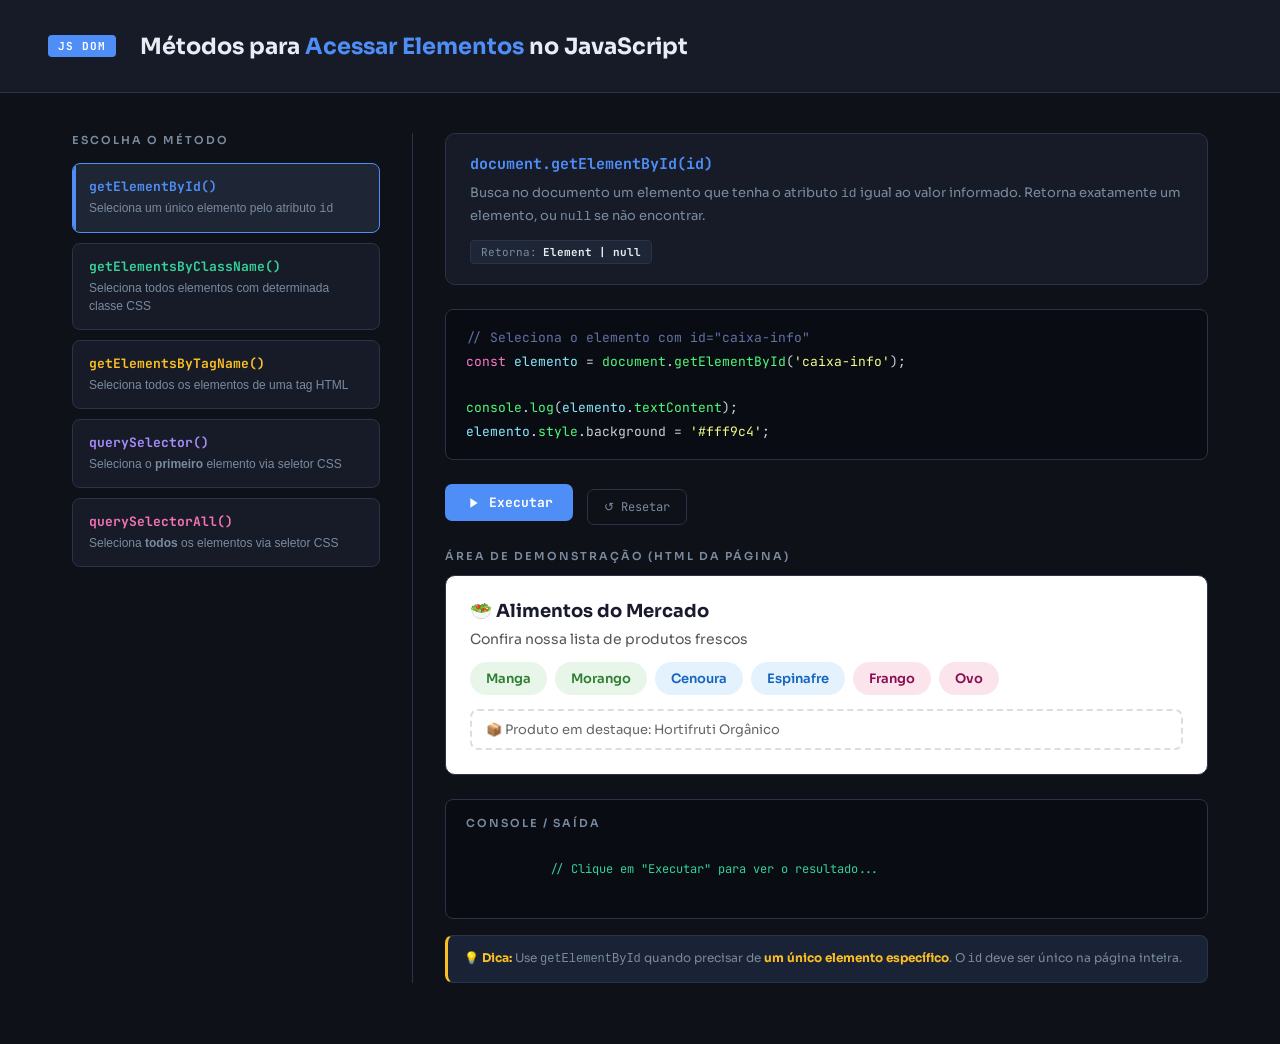
<file: aula 1/exemplo.html>
<!doctype html>
<html lang="pt-BR">
  <head>
    <meta charset="UTF-8" />
    <meta name="viewport" content="width=device-width, initial-scale=1.0" />
    <title>Métodos JavaScript para Acessar Elementos</title>
    <link rel="preconnect" href="https://fonts.googleapis.com" />
    <link
      href="https://fonts.googleapis.com/css2?family=JetBrains+Mono:wght@400;700&family=Sora:wght@400;600;700&display=swap"
      rel="stylesheet"
    />
    <style>
      *,
      *::before,
      *::after {
        box-sizing: border-box;
        margin: 0;
        padding: 0;
      }

      :root {
        --bg: #0e1117;
        --surface: #161b27;
        --surface2: #1e2535;
        --border: #2a3347;
        --text: #e8edf5;
        --muted: #7a8ba0;
        --accent: #4f8ef7;
        --green: #34d399;
        --amber: #fbbf24;
        --coral: #f87171;
        --purple: #a78bfa;
        --pink: #f472b6;
        --mono: "JetBrains Mono", monospace;
        --sans: "Sora", sans-serif;
      }

      body {
        font-family: var(--sans);
        background: var(--bg);
        color: var(--text);
        min-height: 100vh;
        padding: 0 0 4rem;
      }

      header {
        background: var(--surface);
        border-bottom: 1px solid var(--border);
        padding: 2rem 3rem;
        display: flex;
        align-items: center;
        gap: 1.5rem;
      }

      .header-badge {
        background: var(--accent);
        color: #fff;
        font-family: var(--mono);
        font-size: 11px;
        font-weight: 700;
        padding: 4px 10px;
        border-radius: 4px;
        letter-spacing: 1px;
        text-transform: uppercase;
      }

      h1 {
        font-size: 1.4rem;
        font-weight: 700;
        color: var(--text);
      }

      h1 span {
        color: var(--accent);
      }

      .layout {
        display: grid;
        grid-template-columns: 340px 1fr;
        gap: 0;
        max-width: 1200px;
        margin: 2.5rem auto 0;
        padding: 0 2rem;
      }

      /* ---- SIDEBAR: METHODS ---- */
      .sidebar {
        padding-right: 2rem;
      }

      .sidebar-title {
        font-size: 11px;
        font-weight: 600;
        letter-spacing: 2px;
        text-transform: uppercase;
        color: var(--muted);
        margin-bottom: 1rem;
      }

      .method-btn {
        display: block;
        width: 100%;
        text-align: left;
        background: var(--surface);
        border: 1px solid var(--border);
        border-radius: 8px;
        padding: 14px 16px;
        margin-bottom: 10px;
        cursor: pointer;
        transition: all 0.18s ease;
        position: relative;
        overflow: hidden;
      }

      .method-btn::before {
        content: "";
        position: absolute;
        left: 0;
        top: 0;
        bottom: 0;
        width: 3px;
        background: var(--btn-color, var(--accent));
        border-radius: 2px 0 0 2px;
        transform: scaleY(0);
        transition: transform 0.18s ease;
      }

      .method-btn:hover,
      .method-btn.active {
        border-color: var(--btn-color, var(--accent));
        background: var(--surface2);
      }

      .method-btn:hover::before,
      .method-btn.active::before {
        transform: scaleY(1);
      }

      .method-name {
        font-family: var(--mono);
        font-size: 13px;
        font-weight: 700;
        color: var(--btn-color, var(--accent));
        display: block;
        margin-bottom: 4px;
      }

      .method-desc {
        font-size: 12px;
        color: var(--muted);
        line-height: 1.5;
      }

      /* ---- MAIN PANEL ---- */
      .main-panel {
        border-left: 1px solid var(--border);
        padding-left: 2rem;
      }

      .info-card {
        background: var(--surface);
        border: 1px solid var(--border);
        border-radius: 10px;
        padding: 1.25rem 1.5rem;
        margin-bottom: 1.5rem;
      }

      .info-card h2 {
        font-family: var(--mono);
        font-size: 15px;
        color: var(--method-color, var(--accent));
        margin-bottom: 0.5rem;
      }

      .info-card p {
        font-size: 13px;
        color: var(--muted);
        line-height: 1.7;
        margin-bottom: 0.75rem;
      }

      .returns-badge {
        display: inline-flex;
        align-items: center;
        gap: 6px;
        font-family: var(--mono);
        font-size: 11px;
        padding: 4px 10px;
        border-radius: 4px;
        background: var(--surface2);
        border: 1px solid var(--border);
        color: var(--muted);
      }

      .returns-badge strong {
        color: var(--text);
      }

      /* CODE BLOCK */
      .code-block {
        background: #090c13;
        border: 1px solid var(--border);
        border-radius: 8px;
        padding: 1rem 1.25rem;
        margin-bottom: 1.5rem;
        overflow-x: auto;
      }

      .code-block pre {
        font-family: var(--mono);
        font-size: 13px;
        line-height: 1.8;
        color: #c9d1d9;
        white-space: pre;
      }

      .kw {
        color: #ff79c6;
      }
      .fn {
        color: #50fa7b;
      }
      .str {
        color: #f1fa8c;
      }
      .cm {
        color: #6272a4;
      }
      .var {
        color: #8be9fd;
      }
      .num {
        color: #bd93f9;
      }

      /* DEMO AREA */
      .demo-label {
        font-size: 11px;
        letter-spacing: 2px;
        text-transform: uppercase;
        font-weight: 600;
        color: var(--muted);
        margin-bottom: 0.75rem;
      }

      .demo-area {
        background: #fff;
        border: 1px solid var(--border);
        border-radius: 10px;
        padding: 1.5rem;
        margin-bottom: 1.5rem;
        min-height: 160px;
        color: #1a1a2e;
      }

      /* Elements to highlight */
      .demo-title {
        font-family: var(--sans);
        font-size: 18px;
        font-weight: 700;
        color: #1a1a2e;
        margin-bottom: 8px;
      }

      .demo-subtitle {
        font-size: 14px;
        color: #555;
        margin-bottom: 14px;
      }

      .demo-list {
        display: flex;
        flex-wrap: wrap;
        gap: 8px;
        margin-bottom: 14px;
      }

      .item {
        display: inline-block;
        padding: 6px 14px;
        border-radius: 20px;
        font-size: 13px;
        font-weight: 600;
        border: 2px solid transparent;
        transition: all 0.3s ease;
        cursor: default;
      }

      .item.fruta {
        background: #e8f5e9;
        color: #2e7d32;
      }
      .item.vegetal {
        background: #e3f2fd;
        color: #1565c0;
      }
      .item.proteina {
        background: #fce4ec;
        color: #880e4f;
      }

      .item.highlighted {
        transform: scale(1.08);
        box-shadow:
          0 0 0 3px currentColor,
          0 6px 20px rgba(0, 0, 0, 0.2);
        animation: pulse 0.6s ease;
      }

      @keyframes pulse {
        0% {
          transform: scale(1);
        }
        50% {
          transform: scale(1.12);
        }
        100% {
          transform: scale(1.08);
        }
      }

      .demo-box {
        padding: 10px 14px;
        border-radius: 8px;
        font-size: 13px;
        border: 2px dashed #ddd;
        color: #666;
        transition: all 0.3s ease;
      }

      .demo-box.highlighted {
        border-style: solid;
        background: #fff9c4;
        border-color: #f59e0b;
        color: #92400e;
        animation: pulse 0.6s ease;
      }

      /* OUTPUT */
      .output-area {
        background: #090c13;
        border: 1px solid var(--border);
        border-radius: 8px;
        padding: 1rem 1.25rem;
      }

      .output-label {
        font-size: 11px;
        letter-spacing: 2px;
        text-transform: uppercase;
        font-weight: 600;
        color: var(--muted);
        margin-bottom: 0.5rem;
      }

      #output-text {
        font-family: var(--mono);
        font-size: 12px;
        line-height: 1.8;
        color: var(--green);
        min-height: 60px;
        white-space: pre-wrap;
      }

      /* RUN BUTTON */
      .run-btn {
        display: inline-flex;
        align-items: center;
        gap: 8px;
        background: var(--method-color, var(--accent));
        color: #fff;
        font-family: var(--mono);
        font-size: 13px;
        font-weight: 700;
        border: none;
        border-radius: 7px;
        padding: 10px 20px;
        cursor: pointer;
        transition: opacity 0.15s;
        margin-bottom: 1.5rem;
      }

      .run-btn:hover {
        opacity: 0.85;
      }

      .play-icon {
        width: 16px;
        height: 16px;
        fill: currentColor;
      }

      /* RESET BUTTON */
      .reset-btn {
        display: inline-flex;
        align-items: center;
        gap: 6px;
        background: transparent;
        color: var(--muted);
        font-family: var(--mono);
        font-size: 12px;
        border: 1px solid var(--border);
        border-radius: 7px;
        padding: 9px 16px;
        cursor: pointer;
        transition: all 0.15s;
        margin-bottom: 1.5rem;
        margin-left: 10px;
      }

      .reset-btn:hover {
        color: var(--text);
        border-color: #4a5568;
      }

      /* DICA */
      .tip {
        background: #1a2235;
        border: 1px solid var(--border);
        border-left: 3px solid var(--amber);
        border-radius: 8px;
        padding: 12px 16px;
        font-size: 12px;
        color: var(--muted);
        line-height: 1.7;
        margin-top: 1rem;
      }

      .tip strong {
        color: var(--amber);
      }
    </style>
  </head>
  <body>
    <header>
      <div class="header-badge">JS DOM</div>
      <h1>Métodos para <span>Acessar Elementos</span> no JavaScript</h1>
    </header>

    <div class="layout">
      <!-- SIDEBAR -->
      <aside class="sidebar">
        <p class="sidebar-title">Escolha o método</p>

        <button
          class="method-btn active"
          style="--btn-color: #4f8ef7"
          onclick="selectMethod('byId')"
        >
          <span class="method-name">getElementById()</span>
          <span class="method-desc"
            >Seleciona um único elemento pelo atributo <code>id</code></span
          >
        </button>

        <button
          class="method-btn"
          style="--btn-color: #34d399"
          onclick="selectMethod('byClass')"
        >
          <span class="method-name">getElementsByClassName()</span>
          <span class="method-desc"
            >Seleciona todos elementos com determinada classe CSS</span
          >
        </button>

        <button
          class="method-btn"
          style="--btn-color: #fbbf24"
          onclick="selectMethod('byTag')"
        >
          <span class="method-name">getElementsByTagName()</span>
          <span class="method-desc"
            >Seleciona todos os elementos de uma tag HTML</span
          >
        </button>

        <button
          class="method-btn"
          style="--btn-color: #a78bfa"
          onclick="selectMethod('querySelector')"
        >
          <span class="method-name">querySelector()</span>
          <span class="method-desc"
            >Seleciona o <strong>primeiro</strong> elemento via seletor
            CSS</span
          >
        </button>

        <button
          class="method-btn"
          style="--btn-color: #f472b6"
          onclick="selectMethod('querySelectorAll')"
        >
          <span class="method-name">querySelectorAll()</span>
          <span class="method-desc"
            >Seleciona <strong>todos</strong> os elementos via seletor CSS</span
          >
        </button>
      </aside>

      <!-- MAIN PANEL -->
      <main class="main-panel">
        <!-- INFO -->
        <div class="info-card" id="info-card" style="--method-color: #4f8ef7">
          <h2 id="method-title">document.getElementById(id)</h2>
          <p id="method-description">
            Busca no documento um elemento que tenha o atributo
            <code>id</code> igual ao valor informado. Retorna exatamente um
            elemento, ou <code>null</code> se não encontrar.
          </p>
          <div class="returns-badge">
            Retorna: <strong id="returns-type">Element | null</strong>
          </div>
        </div>

        <!-- CODE -->
        <div class="code-block">
          <pre
            id="code-display"
          ><span class="cm">// Seleciona o elemento com id="caixa-info"</span>
<span class="kw">const</span> <span class="var">elemento</span> = <span class="fn">document</span>.<span class="fn">getElementById</span>(<span class="str">'caixa-info'</span>);

<span class="fn">console</span>.<span class="fn">log</span>(<span class="var">elemento</span>.<span class="fn">textContent</span>);
<span class="var">elemento</span>.<span class="fn">style</span>.background = <span class="str">'#fff9c4'</span>;</pre>
        </div>

        <!-- BUTTONS -->
        <button
          class="run-btn"
          id="run-btn"
          style="background: #4f8ef7"
          onclick="runDemo()"
        >
          <svg class="play-icon" viewBox="0 0 24 24">
            <path d="M8 5v14l11-7z" />
          </svg>
          Executar
        </button>
        <button class="reset-btn" onclick="resetDemo()">↺ Resetar</button>

        <!-- DEMO AREA -->
        <p class="demo-label">Área de demonstração (HTML da página)</p>
        <div class="demo-area">
          <p class="demo-title" id="titulo-demo">🥗 Alimentos do Mercado</p>
          <p class="demo-subtitle" id="subtitulo-demo">
            Confira nossa lista de produtos frescos
          </p>

          <div class="demo-list">
            <span class="item fruta" id="item-manga">Manga</span>
            <span class="item fruta" id="item-morango">Morango</span>
            <span class="item vegetal" id="item-cenoura">Cenoura</span>
            <span class="item vegetal" id="item-espinafre">Espinafre</span>
            <span class="item proteina" id="item-frango">Frango</span>
            <span class="item proteina" id="item-ovo">Ovo</span>
          </div>

          <div class="demo-box" id="caixa-info">
            📦 Produto em destaque: Hortifruti Orgânico
          </div>
        </div>

        <!-- OUTPUT -->
        <div class="output-area">
          <p class="output-label">Console / Saída</p>
          <div id="output-text">
            // Clique em "Executar" para ver o resultado...
          </div>
        </div>

        <div class="tip" id="tip-box">
          <strong>💡 Dica:</strong>
          <span id="tip-text"
            >Use <code>getElementById</code> quando precisar de
            <strong>um único elemento específico</strong>. O
            <code>id</code> deve ser único na página inteira.</span
          >
        </div>
      </main>
    </div>

    <script>
      const methods = {
        byId: {
          color: "#4f8ef7",
          title: "document.getElementById(id)",
          description:
            "Busca no documento um elemento que tenha o atributo <code>id</code> igual ao valor informado. Retorna exatamente um elemento, ou <code>null</code> se não encontrar.",
          returns: "Element | null",
          code: `<span class="cm">// Seleciona o elemento com id="caixa-info"</span>
<span class="kw">const</span> <span class="var">elemento</span> = <span class="fn">document</span>.<span class="fn">getElementById</span>(<span class="str">'caixa-info'</span>);

<span class="fn">console</span>.<span class="fn">log</span>(<span class="var">elemento</span>.<span class="fn">textContent</span>);
<span class="var">elemento</span>.<span class="fn">style</span>.background = <span class="str">'#fff9c4'</span>;`,
          tip: "Use <code>getElementById</code> quando precisar de <strong>um único elemento específico</strong>. O <code>id</code> deve ser único na página inteira.",
          run: () => {
            const el = document.getElementById("caixa-info");
            el.classList.add("highlighted");
            return `> elemento encontrado: <div class="demo-box">\n> textContent: "${el.textContent.trim()}"`;
          },
        },
        byClass: {
          color: "#34d399",
          title: "document.getElementsByClassName(classe)",
          description:
            "Retorna uma <strong>HTMLCollection</strong> (lista viva) de todos os elementos que possuem a classe CSS informada. Pode haver zero, um ou vários elementos.",
          returns: "HTMLCollection (lista)",
          code: `<span class="cm">// Seleciona todos os elementos com classe "fruta"</span>
<span class="kw">const</span> <span class="var">frutas</span> = <span class="fn">document</span>.<span class="fn">getElementsByClassName</span>(<span class="str">'fruta'</span>);

<span class="fn">console</span>.<span class="fn">log</span>(<span class="str">'Total encontrado:'</span>, <span class="var">frutas</span>.<span class="fn">length</span>);

<span class="kw">for</span> (<span class="kw">let</span> <span class="var">i</span> = <span class="num">0</span>; <span class="var">i</span> < <span class="var">frutas</span>.<span class="fn">length</span>; <span class="var">i</span>++) {
  <span class="var">frutas</span>[<span class="var">i</span>].<span class="fn">style</span>.border = <span class="str">'2px solid #34d399'</span>;
}`,
          tip: "<code>getElementsByClassName</code> retorna uma <strong>HTMLCollection</strong>, não um array. Para usar métodos como <code>.forEach()</code>, converta com <code>Array.from()</code>.",
          run: () => {
            const items = document.getElementsByClassName("fruta");
            for (let i = 0; i < items.length; i++)
              items[i].classList.add("highlighted");
            return `> Total encontrado: ${items.length}\n> elementos: [${Array.from(
              items,
            )
              .map((e) => '"' + e.textContent + '"')
              .join(", ")}]`;
          },
        },
        byTag: {
          color: "#fbbf24",
          title: "document.getElementsByTagName(tag)",
          description:
            "Retorna uma <strong>HTMLCollection</strong> com todos os elementos que usam a tag HTML especificada (ex: <code>span</code>, <code>p</code>, <code>div</code>). Muito útil para percorrer estruturas repetitivas.",
          returns: "HTMLCollection (lista)",
          code: `<span class="cm">// Seleciona todos os elementos <span> da lista</span>
<span class="kw">const</span> <span class="var">spans</span> = <span class="fn">document</span>.<span class="fn">getElementsByTagName</span>(<span class="str">'span'</span>);

<span class="fn">console</span>.<span class="fn">log</span>(<span class="str">'Total de spans:'</span>, <span class="var">spans</span>.<span class="fn">length</span>);

<span class="kw">for</span> (<span class="kw">const</span> <span class="var">span</span> <span class="kw">of</span> <span class="var">spans</span>) {
  <span class="fn">console</span>.<span class="fn">log</span>(<span class="var">span</span>.<span class="fn">textContent</span>);
}`,
          tip: 'Use <code>getElementsByTagName</code> para selecionar elementos pela tag HTML. Passe <code>"*"</code> como argumento para selecionar <strong>todos</strong> os elementos da página.',
          run: () => {
            const spans = document.querySelectorAll(".demo-area span");
            spans.forEach((s) => s.classList.add("highlighted"));
            return (
              `> Total de <span> na lista: ${spans.length}\n` +
              Array.from(spans)
                .map((s) => `> "${s.textContent}"`)
                .join("\n")
            );
          },
        },
        querySelector: {
          color: "#a78bfa",
          title: "document.querySelector(seletor)",
          description:
            "Usa a sintaxe de <strong>seletores CSS</strong> para encontrar o <strong>primeiro</strong> elemento correspondente no documento. Extremamente flexível e poderoso.",
          returns: "Element | null",
          code: `<span class="cm">// Usa seletor CSS — pega o primeiro elemento .vegetal</span>
<span class="kw">const</span> <span class="var">vegetal</span> = <span class="fn">document</span>.<span class="fn">querySelector</span>(<span class="str">'.vegetal'</span>);

<span class="fn">console</span>.<span class="fn">log</span>(<span class="var">vegetal</span>.<span class="fn">textContent</span>);

<span class="cm">// Pode usar qualquer seletor CSS!</span>
<span class="kw">const</span> <span class="var">primeiro</span> = <span class="fn">document</span>.<span class="fn">querySelector</span>(<span class="str">'#item-manga'</span>);`,
          tip: '<code>querySelector</code> aceita qualquer seletor CSS válido: <code>".classe"</code>, <code>"#id"</code>, <code>"div > p"</code>, <code>"[data-tipo]"</code> etc. Retorna apenas o <strong>primeiro</strong> resultado.',
          run: () => {
            const el = document.querySelector(".demo-area .vegetal");
            el.classList.add("highlighted");
            return `> Primeiro ".vegetal" encontrado:\n> textContent: "${el.textContent}"`;
          },
        },
        querySelectorAll: {
          color: "#f472b6",
          title: "document.querySelectorAll(seletor)",
          description:
            "Igual ao <code>querySelector</code>, mas retorna uma <strong>NodeList</strong> com <em>todos</em> os elementos correspondentes ao seletor CSS. A NodeList pode ser percorrida com <code>forEach()</code>.",
          returns: "NodeList (lista estática)",
          code: `<span class="cm">// Seleciona todos os elementos .proteina</span>
<span class="kw">const</span> <span class="var">proteinas</span> = <span class="fn">document</span>.<span class="fn">querySelectorAll</span>(<span class="str">'.proteina'</span>);

<span class="fn">console</span>.<span class="fn">log</span>(<span class="str">'Proteínas:'</span>, <span class="var">proteinas</span>.<span class="fn">length</span>);

<span class="cm">// NodeList suporta forEach diretamente!</span>
<span class="var">proteinas</span>.<span class="fn">forEach</span>(<span class="var">item</span> => {
  <span class="fn">console</span>.<span class="fn">log</span>(<span class="var">item</span>.<span class="fn">textContent</span>);
});`,
          tip: "A grande vantagem sobre <code>getElementsByClassName</code> é que <strong>NodeList</strong> já suporta <code>.forEach()</code> nativamente. Além disso, o seletor pode ser qualquer coisa CSS!",
          run: () => {
            const items = document.querySelectorAll(".demo-area .proteina");
            items.forEach((el) => el.classList.add("highlighted"));
            return (
              `> proteinas.length: ${items.length}\n` +
              Array.from(items)
                .map((e) => `> "${e.textContent}"`)
                .join("\n")
            );
          },
        },
      };

      let current = "byId";

      function selectMethod(key) {
        resetDemo();
        current = key;
        const m = methods[key];

        document
          .querySelectorAll(".method-btn")
          .forEach((b) => b.classList.remove("active"));
        event.currentTarget.classList.add("active");

        document
          .getElementById("info-card")
          .style.setProperty("--method-color", m.color);
        document.getElementById("method-title").textContent = m.title;
        document.getElementById("method-description").innerHTML = m.description;
        document.getElementById("returns-type").textContent = m.returns;
        document.getElementById("code-display").innerHTML = m.code;
        document.getElementById("run-btn").style.background = m.color;
        document.getElementById("tip-text").innerHTML = m.tip;
        document.getElementById("output-text").textContent =
          '// Clique em "Executar" para ver o resultado...';
      }

      function runDemo() {
        resetHighlights();
        const m = methods[current];
        const result = m.run();
        document.getElementById("output-text").textContent = result;
      }

      function resetHighlights() {
        document
          .querySelectorAll(".highlighted")
          .forEach((el) => el.classList.remove("highlighted"));
      }

      function resetDemo() {
        resetHighlights();
        document.getElementById("output-text").textContent =
          '// Clique em "Executar" para ver o resultado...';
      }
    </script>
  </body>
</html>
</file>
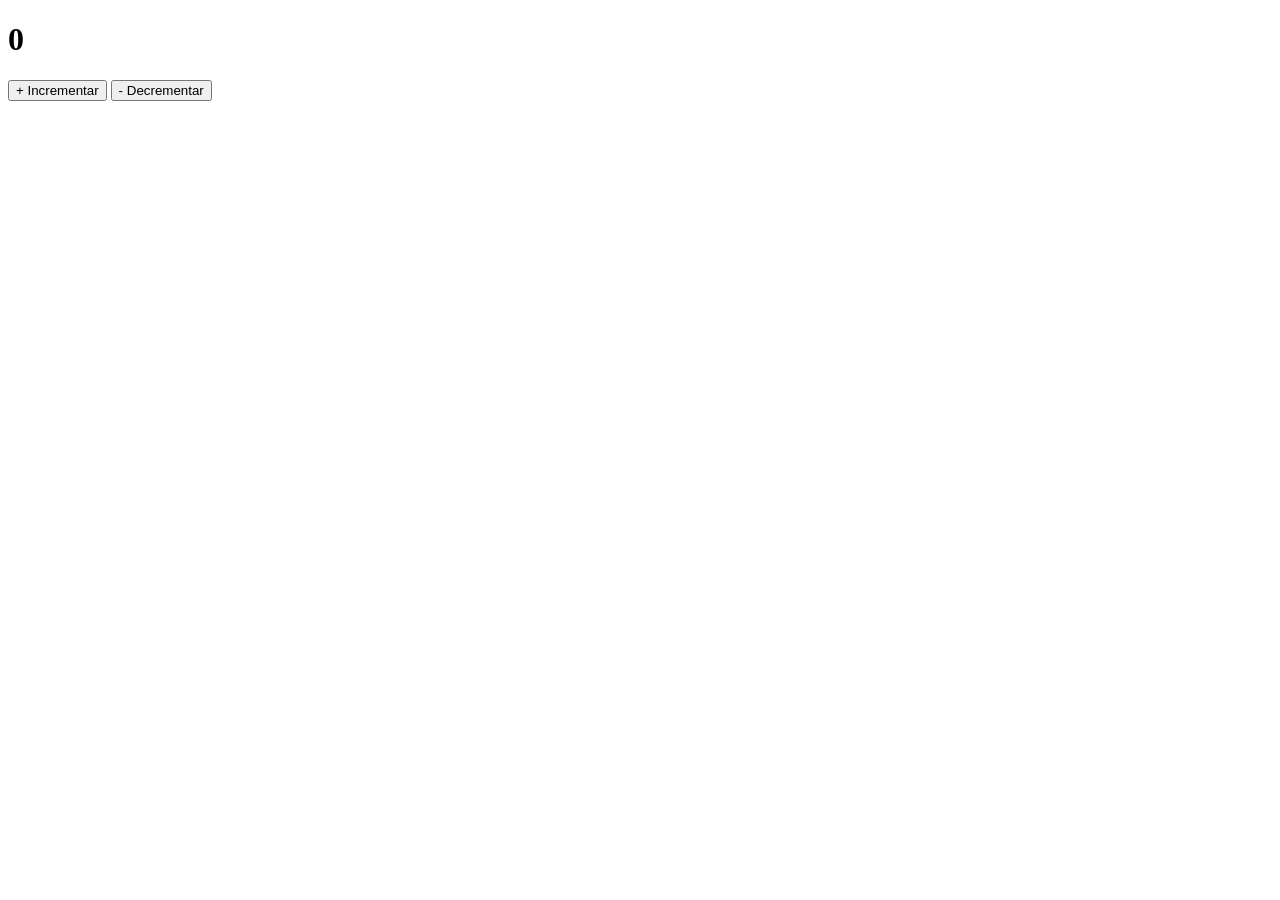
<file: aula 1/problema.html>
<!doctype html>
<html lang="pt-BR">
  <head>
    <meta charset="UTF-8" />
    <title>Contador</title>
  </head>
  <body>
    <h1 id="numero">0</h1>

    <button id="btn-incrementar">+ Incrementar</button>
    <button id="btn-decrementar">- Decrementar</button>

    <script src="problema.js"></script>
  </body>
</html>
</file>
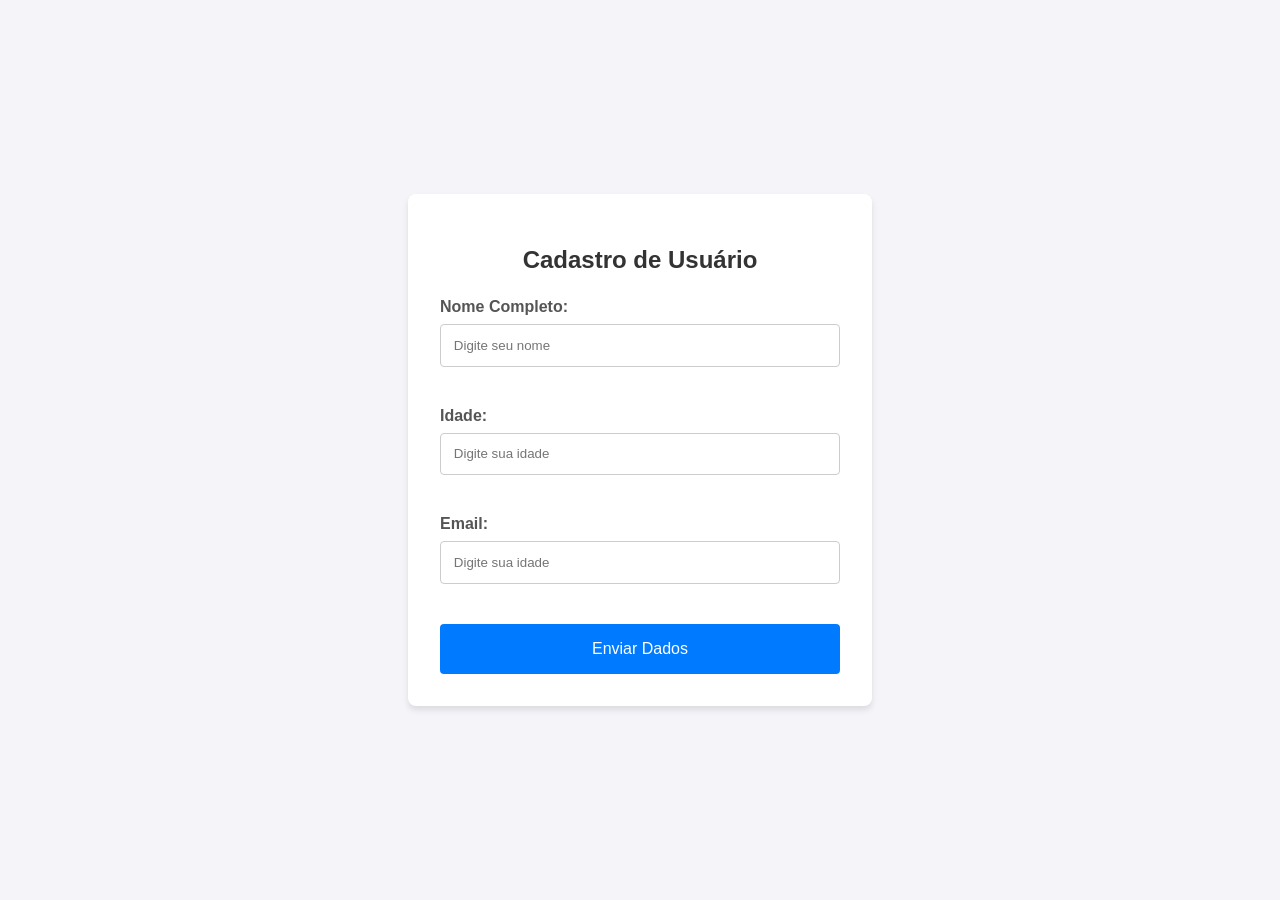
<file: aula 2/form.html>
<!doctype html>
<html lang="pt-br">
  <head>
    <meta charset="UTF-8" />
    <meta name="viewport" content="width=device-width, initial-scale=1.0" />
    <title>Formulário de Cadastro</title>
    <link rel="stylesheet" href="form.css" />
  </head>
  <body>
    <div class="container">
      <h2>Cadastro de Usuário</h2>
      <form id="meuFormulario">
        <div class="form-group">
          <label for="nome">Nome Completo:</label>
          <input
            type="text"
            id="nome"
            name="nome"
            placeholder="Digite seu nome"
          />
          <span class="error-msg" id="erro-nome"></span>
        </div>

        <div class="form-group">
          <label for="idade">Idade:</label>
          <input
            type="text"
            id="idade"
            name="idade"
            placeholder="Digite sua idade"
          />
          <span class="error-msg" id="erro-idade"></span>
        </div>

        <div class="form-group">
          <label for="email">Email:</label>
          <input
            type="email"
            id="email"
            name="email"
            placeholder="Digite sua idade"
          />
          <span class="error-msg" id="erro-email"></span>
        </div>

        <button type="submit">Enviar Dados</button>
      </form>

      <p>Dados enviados com sucesso</p>
    </div>

    <script src="form.js"></script>
  </body>
</html>
</file>
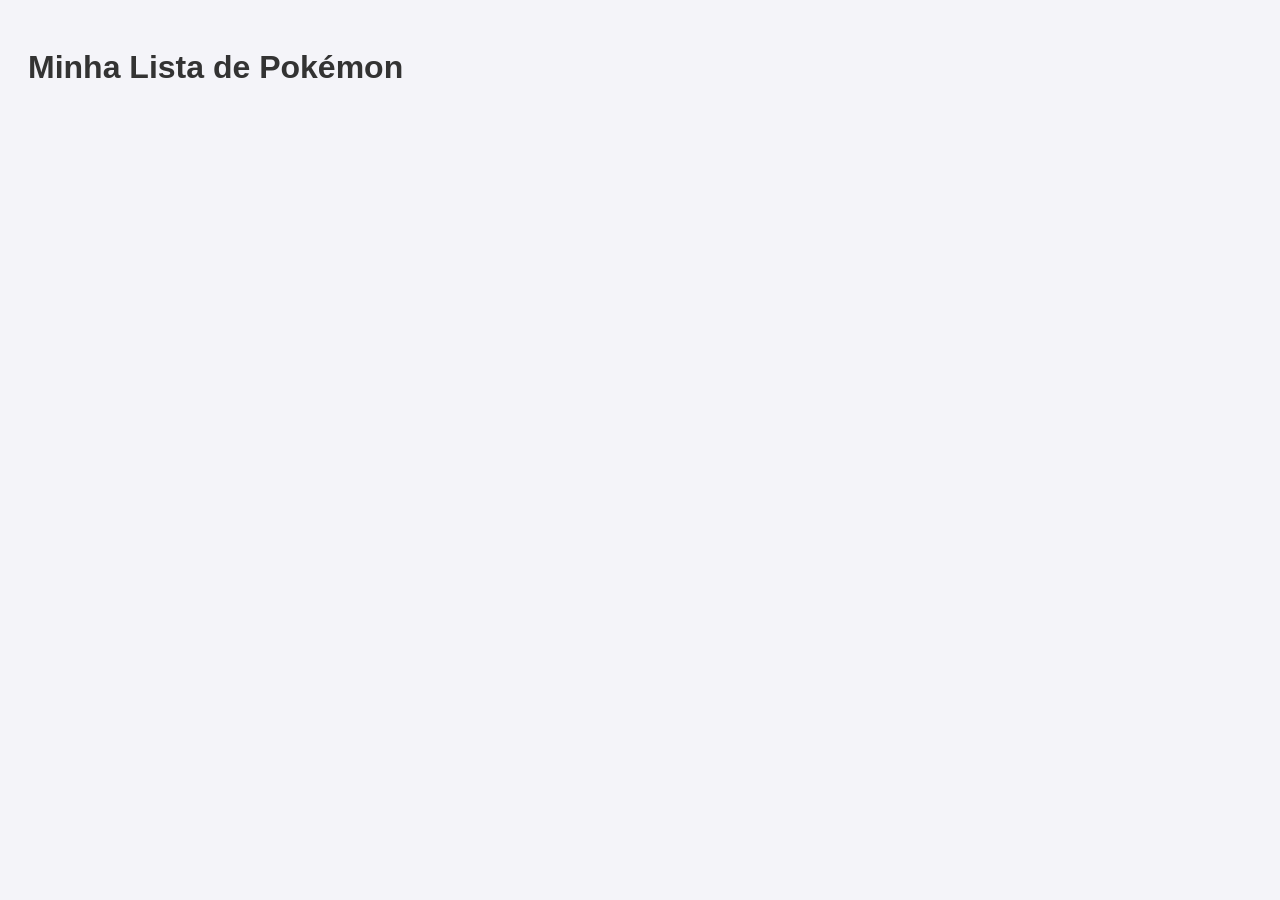
<file: aula 4/exemplo.html>
<!doctype html>
<html lang="pt-BR">
  <head>
    <meta charset="UTF-8" />
    <title>Lista de Pokémon Super Simples</title>
    <style>
      body {
        font-family: Arial, sans-serif;
        background-color: #f4f4f9;
        padding: 20px;
      }
      h1 {
        color: #333;
      }
      ul {
        list-style-type: none;
        padding: 0;
      }
      li {
        background: #fff;
        margin: 5px 0;
        padding: 10px;
        border-radius: 4px;
        box-shadow: 0 2px 4px rgba(0, 0, 0, 0.1);
        text-transform: capitalize;
      }
    </style>
  </head>
  <body>
    <h1>Minha Lista de Pokémon</h1>

    <ul id="lista-pokemon"></ul>

    <script>
      const storagePokemons = localStorage.getItem("pokemons");

      const url = "https://pokeapi.co/api/v2/pokemon?limit=30";

      async function getPokemons() {
        if (!storagePokemons) {
          try {
            const resposta = await fetch(url);
            const dados = await resposta.json();
            const pokemons = dados.results;

            return pokemons;
          } catch (error) {
            console.log(error);
          }
        }

        return JSON.parse(storagePokemons);
      }

      async function getPokemonDetails(pokemon) {
        const pokemonNameNormalize = pokemon.name.toLowerCase();
        const storagePokemonDetail = localStorage.getItem(
          `pokemon-${pokemon.name}`,
        );
        if (!storagePokemonDetail) {
          try {
            const resposta = await fetch(pokemon.url);
            const pokemonDetail = await resposta.json();

            localStorage.setItem(
              `pokemon-${pokemon.name}`,
              JSON.stringify(pokemonDetail),
            );

            return pokemonDetail;
          } catch (error) {
            console.log(error);
          }
        }
        return storagePokemonDetail;
      }

      async function buscarPokemon() {
        try {
          const pokemons = await getPokemons();
          localStorage.setItem("pokemons", JSON.stringify(pokemons));

          const listaUl = document.getElementById("lista-pokemon");
          console.log(pokemons);
          pokemons.forEach(async (pokemon) => {
            const itemLista = document.createElement("li");
            itemLista.textContent = pokemon.name;
            listaUl.appendChild(itemLista);

            const pokemonDetail = getPokemonDetails({
              url: pokemon.url,
              name: pokemon.name,
            });

            const imgItem = document.createElement("img");
            const srcImage = dados.sprites.front_default;
            imgItem.setAttribute("src", srcImage);

            itemLista.appendChild(imgItem);
          });
        } catch (erro) {
          console.error("Ops, algo deu errado:", erro);
        }
      }

      buscarPokemon();
    </script>
  </body>
</html>
</file>
<file: aula 2/form.css>
body {
  font-family: Arial, sans-serif;
  background-color: #f4f4f9;
  display: flex;
  justify-content: center;
  align-items: center;
  height: 100vh;
  margin: 0;
}

.container {
  background: #fff;
  padding: 2rem;
  border-radius: 8px;
  box-shadow: 0 4px 6px rgba(0, 0, 0, 0.1);
  width: 100%;
  max-width: 400px;
}

h2 {
  margin-bottom: 1.5rem;
  color: #333;
  text-align: center;
}

.form-group {
  margin-bottom: 1.2rem;
}

label {
  display: block;
  margin-bottom: 0.5rem;
  font-weight: bold;
  color: #555;
}

input,
select {
  width: 100%;
  padding: 0.8rem;
  border: 1px solid #ccc;
  border-radius: 4px;
  box-sizing: border-box; /* Garante que o padding não aumente a largura */
}

input:focus,
select:focus {
  outline: none;
  border-color: #007bff;
}

button {
  width: 100%;
  padding: 1rem;
  background-color: #007bff;
  color: white;
  border: none;
  border-radius: 4px;
  cursor: pointer;
  font-size: 1rem;
  transition: background 0.3s;
}

button:hover {
  background-color: #0056b3;
}

.error-msg {
  color: #d9534f;
  font-size: 0.8rem;
  margin-top: 0.3rem;
  display: block;
  min-height: 1rem;
}

p {
  color: lime;
  display: none;
}

.field-error {
  border: 2px solid #d9534f;
}
</file>
